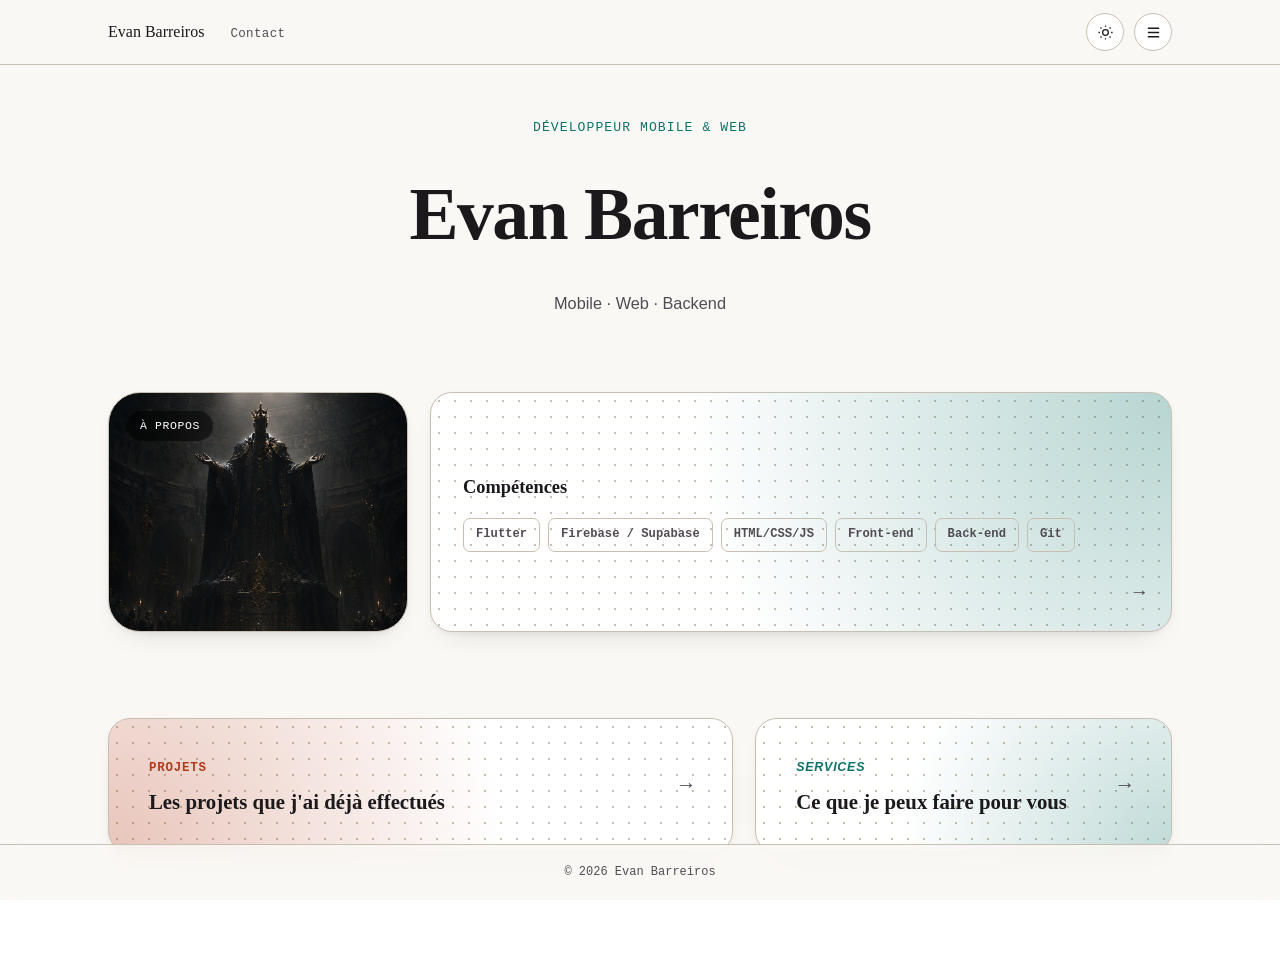
<file: index.html>
<!DOCTYPE html>
<html lang="fr">
<head>
<meta charset="UTF-8">
<meta name="viewport" content="width=device-width, initial-scale=1.0">
<title>Evan Barreiros - Développeur Flutter & Web</title>
<meta name="description" content="Portfolio d'Evan Barreiros, développeur mobile Flutter et web.">
<link rel="stylesheet" href="style.css">
</head>
<body>

<!-- Couche de fond fixe, seule a se retourner en plaques au changement de theme -->
<div class="page-bg" id="page-bg" aria-hidden="true"></div>

<!-- Barre du haut : nav a gauche, menu et theme a droite -->
<header class="topbar">
  <div class="wrap topbar-inner">
    <ul class="nav-left">
      <li><a href="index.html" class="brand">Evan Barreiros</a></li>
      <li><a href="contact.html" class="contact-link">Contact</a></li>
    </ul>
    <div class="topbar-right">
      <button class="icon-btn" id="theme-toggle" aria-label="Changer de thème">
        <svg viewBox="0 0 24 24" fill="none" stroke="currentColor" stroke-width="1.8"><circle cx="12" cy="12" r="4"/><path d="M12 2v2M12 20v2M4.9 4.9l1.4 1.4M17.7 17.7l1.4 1.4M2 12h2M20 12h2M4.9 19.1l1.4-1.4M17.7 6.3l1.4-1.4"/></svg>
      </button>
      <button class="icon-btn" id="menu-toggle" aria-label="Ouvrir le menu" aria-expanded="false">
        <svg viewBox="0 0 24 24" fill="none" stroke="currentColor" stroke-width="1.8"><path d="M4 6h16M4 12h16M4 18h16"/></svg>
      </button>
      <div class="menu-panel" id="menu-panel">
        <a href="about.html">À propos</a>
        <a href="skills.html">Compétences</a>
        <a href="projects.html">Projets</a>
        <a href="services.html">Services</a>
      </div>
    </div>
  </div>
</header>

<main class="wrap">

  <!-- Nom en grand -->
  <section class="hero-name">
    <span class="role">Développeur Mobile &amp; Web</span>
    <h1>Evan Barreiros</h1>
    <p>Mobile · Web · Backend</p>
  </section>

  <!-- Aperçu profil + competences -->
  <section class="overview-grid">
    <a href="about.html" class="card card-about">
      <span class="card-label">À propos</span>
    </a>

    <a href="skills.html" class="card card-skills">
      <h3>Compétences</h3>
      <div class="tag-row">
        <span class="tag">Flutter</span>
        <span class="tag">Firebase / Supabase</span>
        <span class="tag">HTML/CSS/JS</span>
        <span class="tag">Front-end</span>
        <span class="tag">Back-end</span>
        <span class="tag">Git</span>
      </div>
      <span class="corner-arrow">→</span>
    </a>
  </section>

  <!-- Projets + Services : meme famille de forme, tailles asymetriques -->
  <section class="proj-serv-grid">
    <a href="projects.html" class="strip">
      <div>
        <span class="label">Projets</span>
        <h3>Les projets que j'ai déjà effectués</h3>
      </div>
      <span class="arrow">→</span>
    </a>

    <a href="services.html" class="services-card">
      <div>
        <span class="label">Services</span>
        <h3>Ce que je peux faire pour vous</h3>
      </div>
      <span class="arrow">→</span>
    </a>
  </section>

</main>

<footer>© 2026 Evan Barreiros</footer>

<script src="script.js"></script>
<script src="index-physics.js"></script>
</body>
</html>
</file>
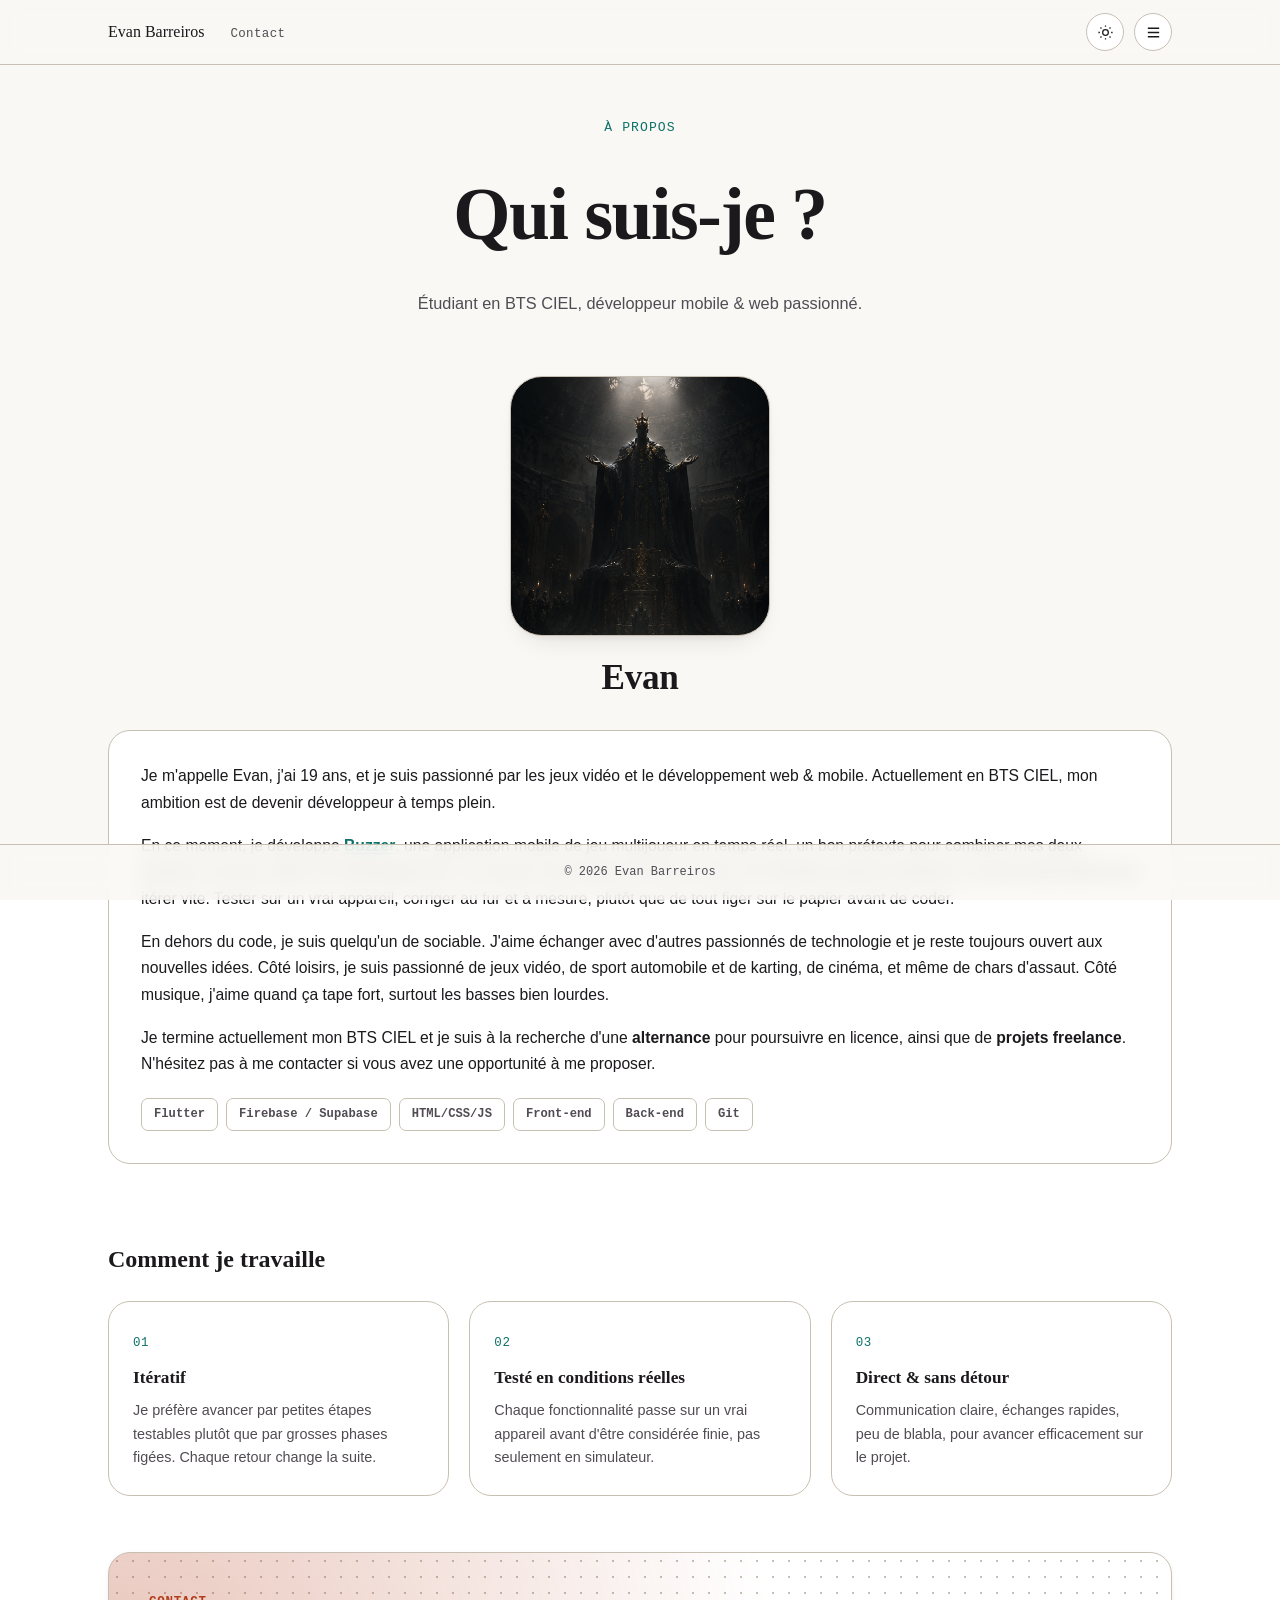
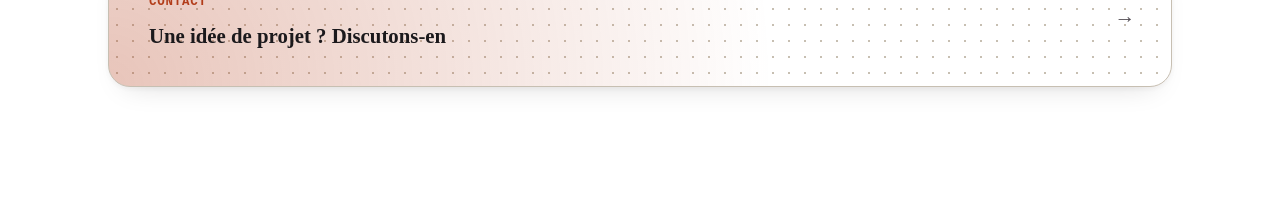
<file: about.html>
<!DOCTYPE html>
<html lang="fr">
<head>
<meta charset="UTF-8">
<meta name="viewport" content="width=device-width, initial-scale=1.0">
<title>À propos - Evan Barreiros</title>
<meta name="description" content="À propos d'Evan Barreiros, 19 ans, étudiant en BTS CIEL et développeur mobile Flutter et web.">
<meta property="og:type" content="website">
<meta property="og:title" content="À propos - Evan Barreiros">
<meta property="og:description" content="Développeur mobile &amp; web indépendant. Flutter, Firebase, Supabase.">
<meta property="og:image" content="Assets/images/og-preview.png">
<meta property="og:url" content="https://evanbarreiros.dev/about.html">
<meta name="twitter:card" content="summary_large_image">
<link rel="stylesheet" href="style.css">
<link rel="stylesheet" href="about.css">
</head>
<body>

<div class="page-bg" id="page-bg" aria-hidden="true"></div>

<header class="topbar">
  <div class="wrap topbar-inner">
    <ul class="nav-left">
      <li><a href="index.html" class="brand">Evan Barreiros</a></li>
      <li><a href="contact.html" class="contact-link">Contact</a></li>
    </ul>
    <div class="topbar-right">
      <button class="icon-btn" id="theme-toggle" aria-label="Changer de thème">
        <svg viewBox="0 0 24 24" fill="none" stroke="currentColor" stroke-width="1.8"><circle cx="12" cy="12" r="4"/><path d="M12 2v2M12 20v2M4.9 4.9l1.4 1.4M17.7 17.7l1.4 1.4M2 12h2M20 12h2M4.9 19.1l1.4-1.4M17.7 6.3l1.4-1.4"/></svg>
      </button>
      <button class="icon-btn" id="menu-toggle" aria-label="Ouvrir le menu" aria-expanded="false">
        <svg viewBox="0 0 24 24" fill="none" stroke="currentColor" stroke-width="1.8"><path d="M4 6h16M4 12h16M4 18h16"/></svg>
      </button>
      <div class="menu-panel" id="menu-panel">
        <a href="about.html">À propos</a>
        <a href="skills.html">Compétences</a>
        <a href="projects.html">Projets</a>
        <a href="services.html">Services</a>
      </div>
    </div>
  </div>
</header>

<main class="wrap">
  <section class="hero-name">
    <span class="role">À propos</span>
    <h1>Qui suis-je ?</h1>
    <p>Étudiant en BTS CIEL, développeur mobile &amp; web passionné.</p>
  </section>

  <!-- Photo carree centree, nom en legende en dessous -->
  <section class="about-wrap">
    <div class="card card-about about-photo"></div>
    <h2 class="about-name">Evan</h2>

    <div class="about-bio">
      <p>Je m'appelle Evan, j'ai 19 ans, et je suis passionné par les jeux vidéo et le développement web &amp; mobile. Actuellement en BTS CIEL, mon ambition est de devenir développeur à temps plein.</p>
      <p>En ce moment, je développe <a href="https://evanbarreiros.github.io/Buzze-Web/" target="_blank" rel="noopener" class="inline-link"><strong>Buzzer</strong></a>, une application mobile de jeu multijoueur en temps réel, un bon prétexte pour combiner mes deux passions, les jeux vidéo et le développement. Je conçois mes projets de bout en bout, de l'interface jusqu'au backend, et j'aime particulièrement itérer vite. Tester sur un vrai appareil, corriger au fur et à mesure, plutôt que de tout figer sur le papier avant de coder.</p>
      <p>En dehors du code, je suis quelqu'un de sociable. J'aime échanger avec d'autres passionnés de technologie et je reste toujours ouvert aux nouvelles idées. Côté loisirs, je suis passionné de jeux vidéo, de sport automobile et de karting, de cinéma, et même de chars d'assaut. Côté musique, j'aime quand ça tape fort, surtout les basses bien lourdes.</p>
      <p>Je termine actuellement mon BTS CIEL et je suis à la recherche d'une <strong>alternance</strong> pour poursuivre en licence, ainsi que de <strong>projets freelance</strong>. N'hésitez pas à me contacter si vous avez une opportunité à me proposer.</p>

      <div class="tag-row about-tags">
        <span class="tag">Flutter</span>
        <span class="tag">Firebase / Supabase</span>
        <span class="tag">HTML/CSS/JS</span>
        <span class="tag">Front-end</span>
        <span class="tag">Back-end</span>
        <span class="tag">Git</span>
      </div>
    </div>

  </section>

  <!-- Facon de travailler -->
  <section class="method-section">
    <h2>Comment je travaille</h2>
    <div class="method-grid">
      <div class="method-card reveal">
        <span class="method-index">01</span>
        <h3>Itératif</h3>
        <p>Je préfère avancer par petites étapes testables plutôt que par grosses phases figées. Chaque retour change la suite.</p>
      </div>
      <div class="method-card reveal">
        <span class="method-index">02</span>
        <h3>Testé en conditions réelles</h3>
        <p>Chaque fonctionnalité passe sur un vrai appareil avant d'être considérée finie, pas seulement en simulateur.</p>
      </div>
      <div class="method-card reveal">
        <span class="method-index">03</span>
        <h3>Direct &amp; sans détour</h3>
        <p>Communication claire, échanges rapides, peu de blabla, pour avancer efficacement sur le projet.</p>
      </div>
    </div>
  </section>

  <!-- CTA vers contact -->
  <section class="about-cta">
    <a href="contact.html" class="strip">
      <div>
        <span class="label">Contact</span>
        <h3>Une idée de projet ? Discutons-en</h3>
      </div>
      <span class="arrow">→</span>
    </a>
  </section>
</main>

<footer>© 2026 Evan Barreiros</footer>

<script src="script.js"></script>
<script src="about.js"></script>
</body>
</html>
</file>
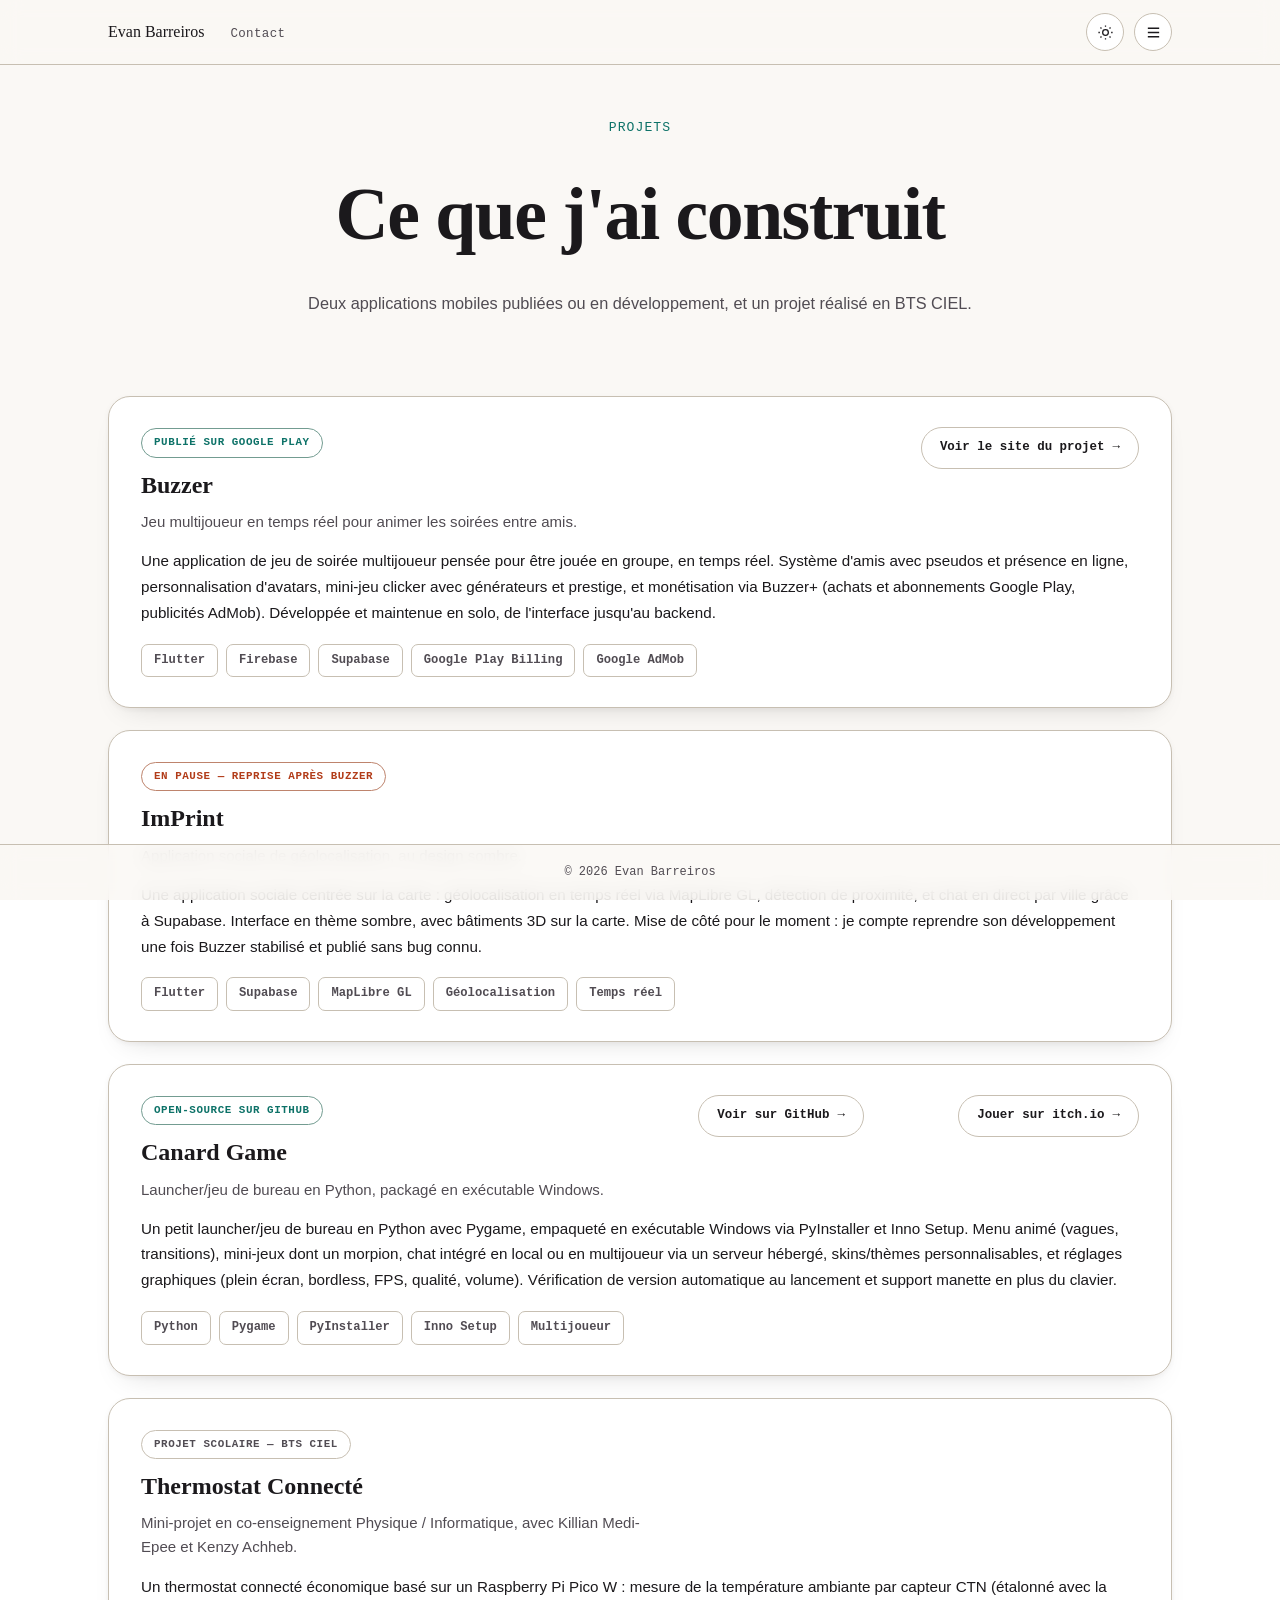
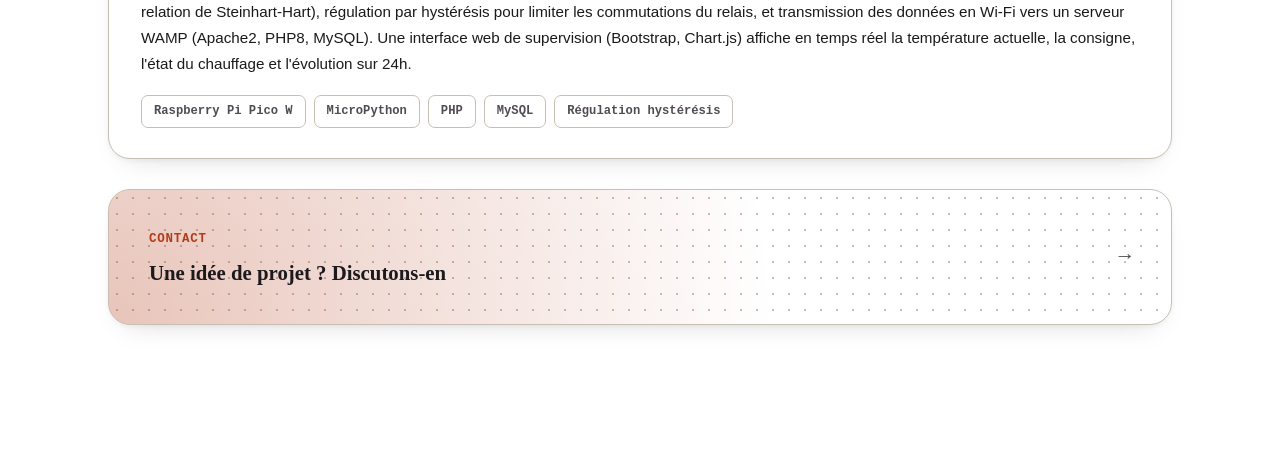
<file: projects.html>
<!DOCTYPE html>
<html lang="fr">
<head>
<meta charset="UTF-8">
<meta name="viewport" content="width=device-width, initial-scale=1.0">
<title>Projets - Evan Barreiros</title>
<meta name="description" content="Projets d'Evan Barreiros : Buzzer, ImPrint, et le thermostat connecté réalisé en BTS CIEL.">
<link rel="stylesheet" href="style.css">
<link rel="stylesheet" href="projects.css">
</head>
<body>

<div class="page-bg" id="page-bg" aria-hidden="true"></div>

<header class="topbar bh-section">
  <div class="wrap topbar-inner">
    <ul class="nav-left">
      <li><a href="index.html" class="brand walk-target">Evan Barreiros</a></li>
      <li><a href="contact.html" class="contact-link">Contact</a></li>
    </ul>
    <div class="topbar-right">
      <button class="icon-btn" id="theme-toggle" aria-label="Changer de thème">
        <svg viewBox="0 0 24 24" fill="none" stroke="currentColor" stroke-width="1.8"><circle cx="12" cy="12" r="4"/><path d="M12 2v2M12 20v2M4.9 4.9l1.4 1.4M17.7 17.7l1.4 1.4M2 12h2M20 12h2M4.9 19.1l1.4-1.4M17.7 6.3l1.4-1.4"/></svg>
      </button>
      <button class="icon-btn" id="menu-toggle" aria-label="Ouvrir le menu" aria-expanded="false">
        <svg viewBox="0 0 24 24" fill="none" stroke="currentColor" stroke-width="1.8"><path d="M4 6h16M4 12h16M4 18h16"/></svg>
      </button>
      <div class="menu-panel" id="menu-panel">
        <a href="about.html">À propos</a>
        <a href="skills.html">Compétences</a>
        <a href="projects.html" aria-current="page">Projets</a>
        <a href="services.html">Services</a>
      </div>
    </div>
  </div>
</header>

<main class="wrap">

  <section class="hero-name bh-section">
    <span class="role">Projets</span>
    <h1 class="walk-target">Ce que j'ai construit</h1>
    <p>Deux applications mobiles publiées ou en développement, et un projet réalisé en BTS CIEL.</p>
  </section>

  <section class="projects-list">

    <!-- Buzzer -->
    <article class="project-card walk-target bh-section">
      <div class="project-card-head">
        <div>
          <span class="project-status status-live">Publié sur Google Play</span>
          <h2>Buzzer</h2>
          <p class="project-tagline">Jeu multijoueur en temps réel pour animer les soirées entre amis.</p>
        </div>
        <a href="https://evanbarreiros.github.io/Buzze-Web/" target="_blank" rel="noopener" class="project-link">
          Voir le site du projet <span class="arrow">→</span>
        </a>
      </div>
      <p class="project-desc">
        Une application de jeu de soirée multijoueur pensée pour être jouée en groupe, en temps réel.
        Système d'amis avec pseudos et présence en ligne, personnalisation d'avatars, mini-jeu clicker
        avec générateurs et prestige, et monétisation via Buzzer+ (achats et abonnements Google Play,
        publicités AdMob). Développée et maintenue en solo, de l'interface jusqu'au backend.
      </p>
      <div class="tag-row">
        <span class="tag">Flutter</span>
        <span class="tag">Firebase</span>
        <span class="tag">Supabase</span>
        <span class="tag">Google Play Billing</span>
        <span class="tag">Google AdMob</span>
      </div>
    </article>

    <!-- ImPrint -->
    <article class="project-card walk-target bh-section">
      <div class="project-card-head">
        <div>
          <span class="project-status status-progress">En pause — reprise après Buzzer</span>
          <h2>ImPrint</h2>
          <p class="project-tagline">Application sociale de géolocalisation, au design sombre.</p>
        </div>
      </div>
      <p class="project-desc">
        Une application sociale centrée sur la carte : géolocalisation en temps réel via MapLibre GL,
        détection de proximité, et chat en direct par ville grâce à Supabase. Interface en thème sombre,
        avec bâtiments 3D sur la carte. Mise de côté pour le moment : je compte reprendre son
        développement une fois Buzzer stabilisé et publié sans bug connu.
      </p>
      <div class="tag-row">
        <span class="tag">Flutter</span>
        <span class="tag">Supabase</span>
        <span class="tag">MapLibre GL</span>
        <span class="tag">Géolocalisation</span>
        <span class="tag">Temps réel</span>
      </div>
    </article>

    <!-- Canard Game -->
    <article class="project-card walk-target bh-section">
      <div class="project-card-head">
        <div>
          <span class="project-status status-live">Open-source sur GitHub</span>
          <h2>Canard Game</h2>
          <p class="project-tagline">Launcher/jeu de bureau en Python, packagé en exécutable Windows.</p>
        </div>
        <a href="https://github.com/BleuDragonViolet/Canard-Game" target="_blank" rel="noopener" class="project-link">
          Voir sur GitHub <span class="arrow">→</span>
        </a>
        <a href="https://bleudragonviolet.itch.io/canard-game" target="_blank" rel="noopener" class="project-link">
          Jouer sur itch.io <span class="arrow">→</span>
        </a>
      </div>
      <p class="project-desc">
        Un petit launcher/jeu de bureau en Python avec Pygame, empaqueté en exécutable Windows via
        PyInstaller et Inno Setup. Menu animé (vagues, transitions), mini-jeux dont un morpion, chat
        intégré en local ou en multijoueur via un serveur hébergé, skins/thèmes personnalisables, et
        réglages graphiques (plein écran, bordless, FPS, qualité, volume). Vérification de version
        automatique au lancement et support manette en plus du clavier.
      </p>
      <div class="tag-row">
        <span class="tag">Python</span>
        <span class="tag">Pygame</span>
        <span class="tag">PyInstaller</span>
        <span class="tag">Inno Setup</span>
        <span class="tag">Multijoueur</span>
      </div>
    </article>

    <!-- Thermostat connecté -->
    <article class="project-card walk-target bh-section">
      <div class="project-card-head">
        <div>
          <span class="project-status status-school">Projet scolaire — BTS CIEL</span>
          <h2>Thermostat Connecté</h2>
          <p class="project-tagline">Mini-projet en co-enseignement Physique / Informatique, avec Killian Medi-Epee et Kenzy Achheb.</p>
        </div>
      </div>
      <p class="project-desc">
        Un thermostat connecté économique basé sur un Raspberry Pi Pico W : mesure de la température
        ambiante par capteur CTN (étalonné avec la relation de Steinhart-Hart), régulation par
        hystérésis pour limiter les commutations du relais, et transmission des données en Wi-Fi
        vers un serveur WAMP (Apache2, PHP8, MySQL). Une interface web de supervision (Bootstrap,
        Chart.js) affiche en temps réel la température actuelle, la consigne, l'état du chauffage
        et l'évolution sur 24h.
      </p>
      <div class="tag-row">
        <span class="tag">Raspberry Pi Pico W</span>
        <span class="tag">MicroPython</span>
        <span class="tag">PHP</span>
        <span class="tag">MySQL</span>
        <span class="tag">Régulation hystérésis</span>
      </div>
    </article>

  </section>

  <!-- CTA vers contact -->
  <section class="projects-cta bh-section">
    <a href="contact.html" class="strip">
      <div>
        <span class="label">Contact</span>
        <h3>Une idée de projet ? Discutons-en</h3>
      </div>
      <span class="arrow">→</span>
    </a>
  </section>

</main>

<footer class="walk-target bh-section">© 2026 Evan Barreiros</footer>

<script src="script.js"></script>
<script src="projects.js"></script>
<script src="projects-walker.js"></script>
</body>
</html>
</file>
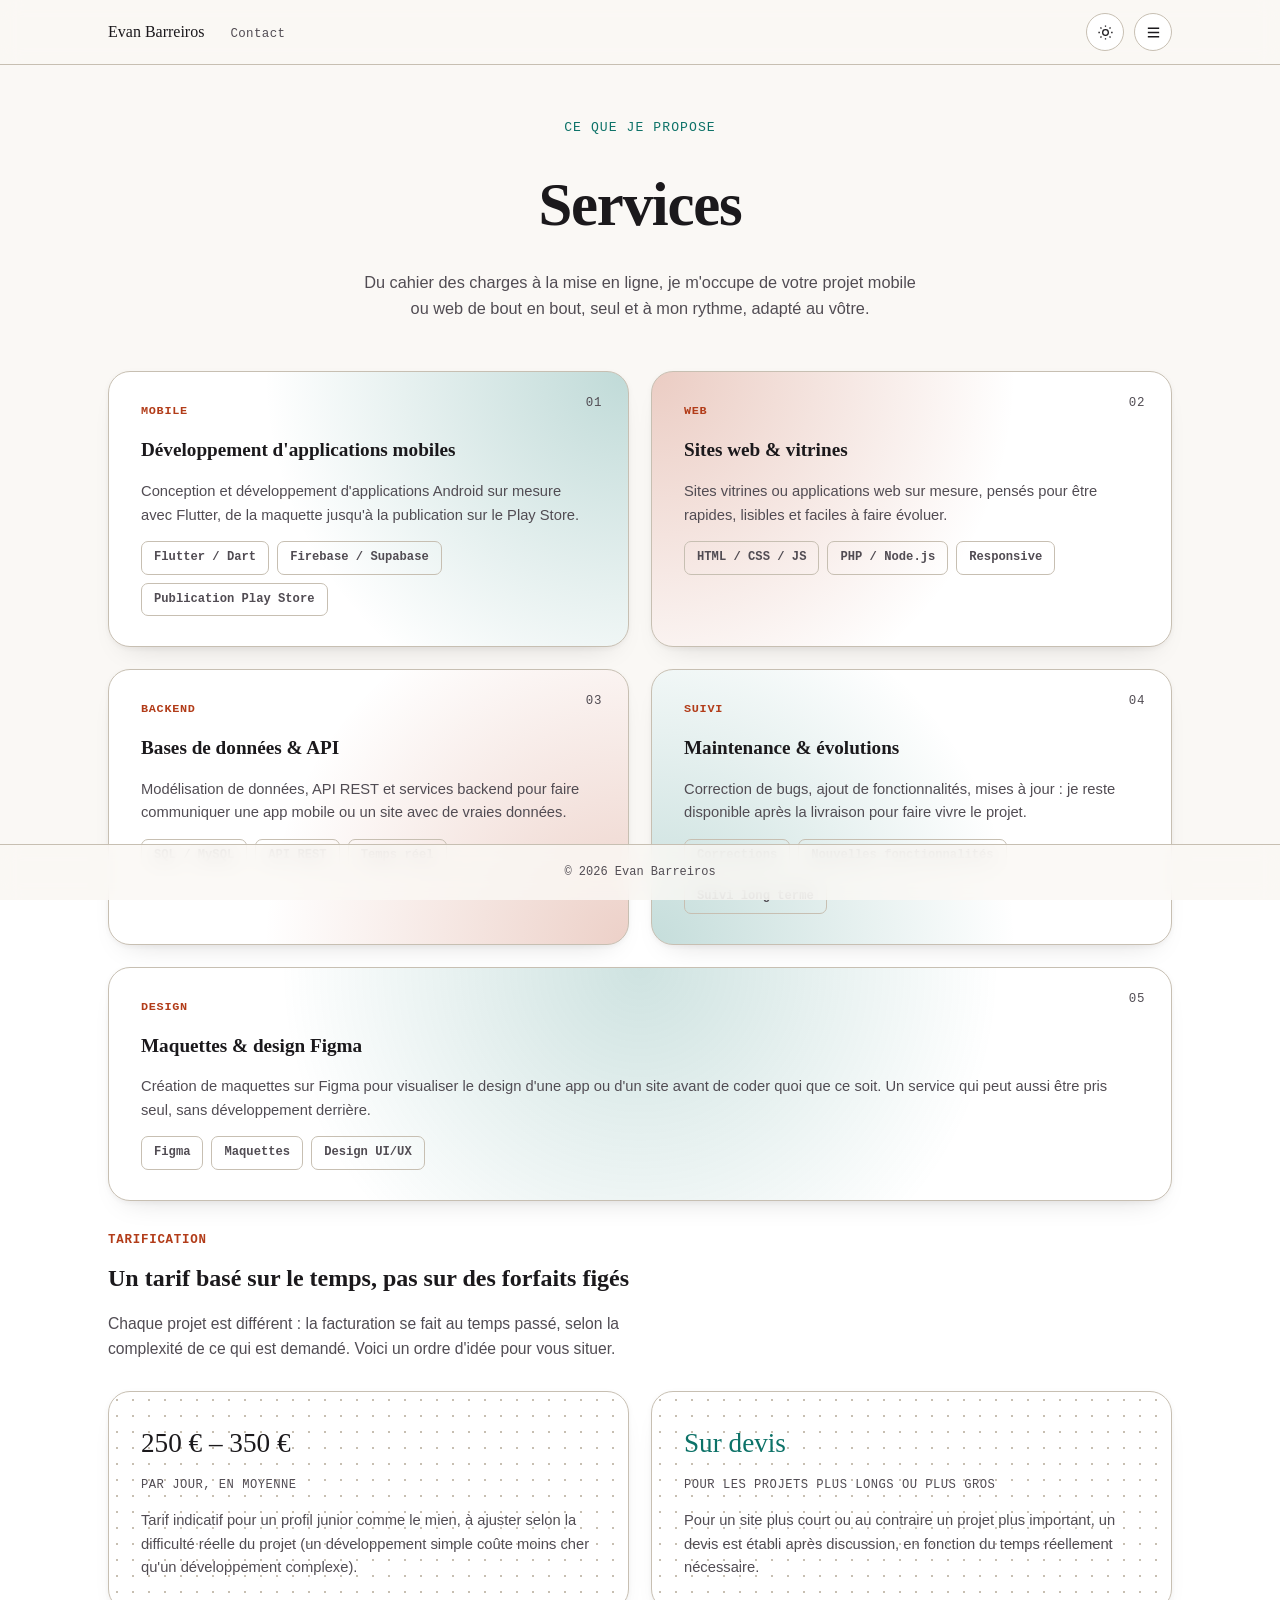
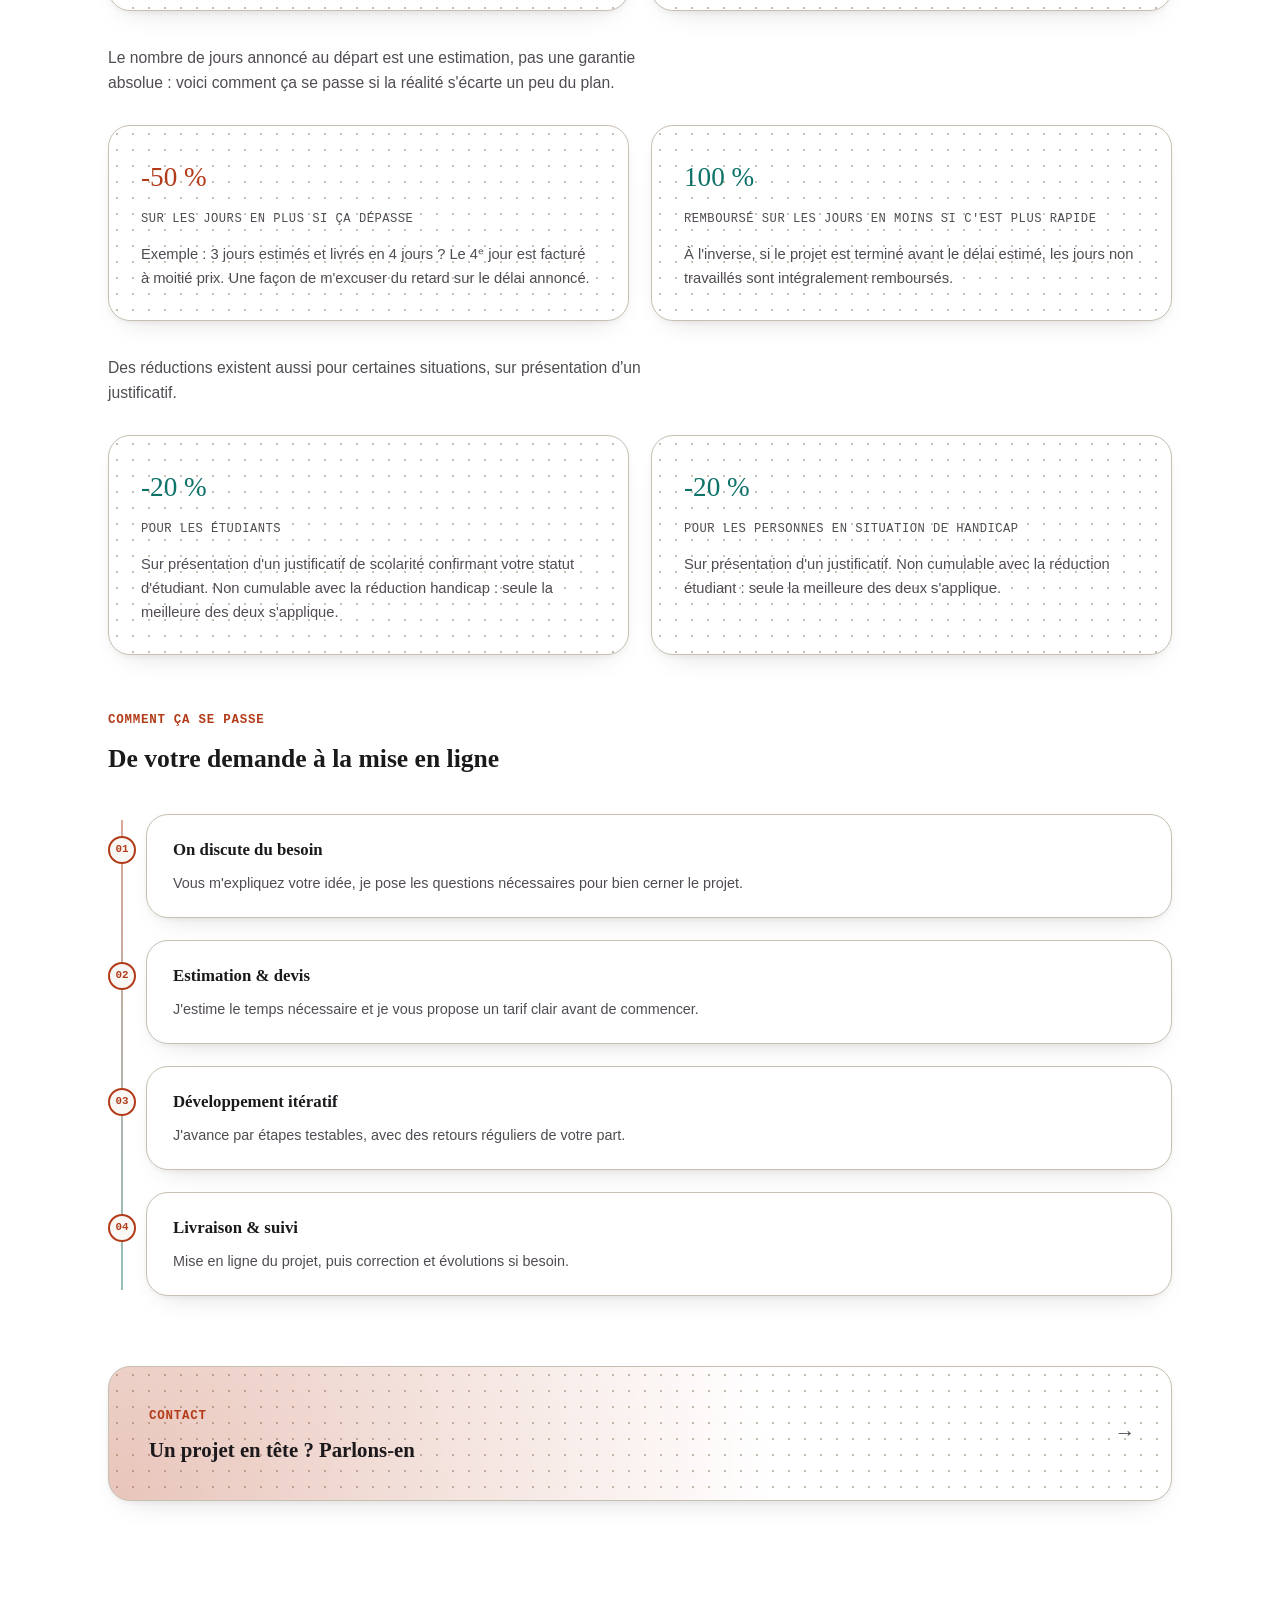
<file: services.html>
<!DOCTYPE html>
<html lang="fr">
<head>
<meta charset="UTF-8">
<meta name="viewport" content="width=device-width, initial-scale=1.0">
<title>Services - Evan Barreiros</title>
<meta name="description" content="Développement mobile, sites web et maintenance : les services proposés par Evan Barreiros, développeur Flutter et web indépendant.">
<link rel="stylesheet" href="style.css">
<link rel="stylesheet" href="services.css">
</head>
<body>

<!-- Couche de fond fixe, seule a se retourner en plaques au changement de theme -->
<div class="page-bg" id="page-bg" aria-hidden="true"></div>

<!-- Barre du haut : nav a gauche, menu et theme a droite -->
<header class="topbar">
  <div class="wrap topbar-inner">
    <ul class="nav-left">
      <li><a href="index.html" class="brand">Evan Barreiros</a></li>
      <li><a href="contact.html" class="contact-link">Contact</a></li>
    </ul>
    <div class="topbar-right">
      <button class="icon-btn" id="theme-toggle" aria-label="Changer de thème">
        <svg viewBox="0 0 24 24" fill="none" stroke="currentColor" stroke-width="1.8"><circle cx="12" cy="12" r="4"/><path d="M12 2v2M12 20v2M4.9 4.9l1.4 1.4M17.7 17.7l1.4 1.4M2 12h2M20 12h2M4.9 19.1l1.4-1.4M17.7 6.3l1.4-1.4"/></svg>
      </button>
      <button class="icon-btn" id="menu-toggle" aria-label="Ouvrir le menu" aria-expanded="false">
        <svg viewBox="0 0 24 24" fill="none" stroke="currentColor" stroke-width="1.8"><path d="M4 6h16M4 12h16M4 18h16"/></svg>
      </button>
      <div class="menu-panel" id="menu-panel">
        <a href="about.html">À propos</a>
        <a href="skills.html">Compétences</a>
        <a href="projects.html">Projets</a>
        <a href="services.html" aria-current="page">Services</a>
      </div>
    </div>
  </div>
</header>

<main class="wrap">

  <!-- Titre -->
  <section class="services-hero">
    <span class="role">Ce que je propose</span>
    <h1>Services</h1>
    <p>Du cahier des charges à la mise en ligne, je m'occupe de votre projet mobile ou web de bout en bout, seul et à mon rythme, adapté au vôtre.</p>
  </section>

  <!-- Grille des prestations -->
  <section class="service-grid">

    <div class="service-card service-card--a">
      <span class="svc-index">01</span>
      <span class="cat-label">Mobile</span>
      <h3>Développement d'applications mobiles</h3>
      <p class="cat-desc">Conception et développement d'applications Android sur mesure avec Flutter, de la maquette jusqu'à la publication sur le Play Store.</p>
      <div class="tag-row">
        <span class="tag">Flutter / Dart</span>
        <span class="tag">Firebase / Supabase</span>
        <span class="tag">Publication Play Store</span>
      </div>
    </div>

    <div class="service-card service-card--b">
      <span class="svc-index">02</span>
      <span class="cat-label">Web</span>
      <h3>Sites web &amp; vitrines</h3>
      <p class="cat-desc">Sites vitrines ou applications web sur mesure, pensés pour être rapides, lisibles et faciles à faire évoluer.</p>
      <div class="tag-row">
        <span class="tag">HTML / CSS / JS</span>
        <span class="tag">PHP / Node.js</span>
        <span class="tag">Responsive</span>
      </div>
    </div>

    <div class="service-card service-card--c">
      <span class="svc-index">03</span>
      <span class="cat-label">Backend</span>
      <h3>Bases de données &amp; API</h3>
      <p class="cat-desc">Modélisation de données, API REST et services backend pour faire communiquer une app mobile ou un site avec de vraies données.</p>
      <div class="tag-row">
        <span class="tag">SQL / MySQL</span>
        <span class="tag">API REST</span>
        <span class="tag">Temps réel</span>
      </div>
    </div>

    <div class="service-card service-card--d">
      <span class="svc-index">04</span>
      <span class="cat-label">Suivi</span>
      <h3>Maintenance &amp; évolutions</h3>
      <p class="cat-desc">Correction de bugs, ajout de fonctionnalités, mises à jour : je reste disponible après la livraison pour faire vivre le projet.</p>
      <div class="tag-row">
        <span class="tag">Corrections</span>
        <span class="tag">Nouvelles fonctionnalités</span>
        <span class="tag">Suivi long terme</span>
      </div>
    </div>

    <div class="service-card service-card--e">
      <span class="svc-index">05</span>
      <span class="cat-label">Design</span>
      <h3>Maquettes &amp; design Figma</h3>
      <p class="cat-desc">Création de maquettes sur Figma pour visualiser le design d'une app ou d'un site avant de coder quoi que ce soit. Un service qui peut aussi être pris seul, sans développement derrière.</p>
      <div class="tag-row">
        <span class="tag">Figma</span>
        <span class="tag">Maquettes</span>
        <span class="tag">Design UI/UX</span>
      </div>
    </div>

  </section>

  <!-- Tarification -->
  <section class="pricing-block">
    <span class="label">Tarification</span>
    <h2>Un tarif basé sur le temps, pas sur des forfaits figés</h2>
    <p class="pricing-intro">Chaque projet est différent : la facturation se fait au temps passé, selon la complexité de ce qui est demandé. Voici un ordre d'idée pour vous situer.</p>

    <div class="pricing-row">
      <div class="pricing-card">
        <span class="pricing-figure">250 € – 350 €</span>
        <span class="pricing-unit">par jour, en moyenne</span>
        <p>Tarif indicatif pour un profil junior comme le mien, à ajuster selon la difficulté réelle du projet (un développement simple coûte moins cher qu'un développement complexe).</p>
      </div>
      <div class="pricing-card pricing-card--quote">
        <span class="pricing-figure">Sur devis</span>
        <span class="pricing-unit">pour les projets plus longs ou plus gros</span>
        <p>Pour un site plus court ou au contraire un projet plus important, un devis est établi après discussion, en fonction du temps réellement nécessaire.</p>
      </div>
    </div>

    <p class="pricing-intro pricing-commitment-intro">Le nombre de jours annoncé au départ est une estimation, pas une garantie absolue : voici comment ça se passe si la réalité s'écarte un peu du plan.</p>

    <div class="pricing-row">
      <div class="pricing-card pricing-card--over">
        <span class="pricing-figure">-50 %</span>
        <span class="pricing-unit">sur les jours en plus si ça dépasse</span>
        <p>Exemple : 3 jours estimés et livrés en 4 jours ? Le 4ᵉ jour est facturé à moitié prix. Une façon de m'excuser du retard sur le délai annoncé.</p>
      </div>
      <div class="pricing-card pricing-card--under">
        <span class="pricing-figure">100 %</span>
        <span class="pricing-unit">remboursé sur les jours en moins si c'est plus rapide</span>
        <p>À l'inverse, si le projet est terminé avant le délai estimé, les jours non travaillés sont intégralement remboursés.</p>
      </div>
    </div>

    <p class="pricing-intro pricing-commitment-intro">Des réductions existent aussi pour certaines situations, sur présentation d'un justificatif.</p>

    <div class="pricing-row">
      <div class="pricing-card pricing-card--discount">
        <span class="pricing-figure">-20 %</span>
        <span class="pricing-unit">pour les étudiants</span>
        <p>Sur présentation d'un justificatif de scolarité confirmant votre statut d'étudiant. Non cumulable avec la réduction handicap : seule la meilleure des deux s'applique.</p>
      </div>
      <div class="pricing-card pricing-card--discount">
        <span class="pricing-figure">-20 %</span>
        <span class="pricing-unit">pour les personnes en situation de handicap</span>
        <p>Sur présentation d'un justificatif. Non cumulable avec la réduction étudiant : seule la meilleure des deux s'applique.</p>
      </div>
    </div>
  </section>

  <!-- Comment se passe une demande -->
  <section class="process">
    <span class="label">Comment ça se passe</span>
    <h2>De votre demande à la mise en ligne</h2>
    <div class="process-track">

      <div class="process-step">
        <span class="process-dot">01</span>
        <div class="service-card process-card">
          <h3>On discute du besoin</h3>
          <p>Vous m'expliquez votre idée, je pose les questions nécessaires pour bien cerner le projet.</p>
        </div>
      </div>

      <div class="process-step">
        <span class="process-dot">02</span>
        <div class="service-card process-card">
          <h3>Estimation &amp; devis</h3>
          <p>J'estime le temps nécessaire et je vous propose un tarif clair avant de commencer.</p>
        </div>
      </div>

      <div class="process-step">
        <span class="process-dot">03</span>
        <div class="service-card process-card">
          <h3>Développement itératif</h3>
          <p>J'avance par étapes testables, avec des retours réguliers de votre part.</p>
        </div>
      </div>

      <div class="process-step">
        <span class="process-dot">04</span>
        <div class="service-card process-card">
          <h3>Livraison &amp; suivi</h3>
          <p>Mise en ligne du projet, puis correction et évolutions si besoin.</p>
        </div>
      </div>

    </div>
  </section>

  <!-- CTA vers contact -->
  <section class="services-cta">
    <a href="contact.html" class="strip">
      <div>
        <span class="label">Contact</span>
        <h3>Un projet en tête ? Parlons-en</h3>
      </div>
      <span class="arrow">→</span>
    </a>
  </section>

</main>

<footer>© 2026 Evan Barreiros</footer>

<script src="services.js"></script>
</body>
</html>
</file>
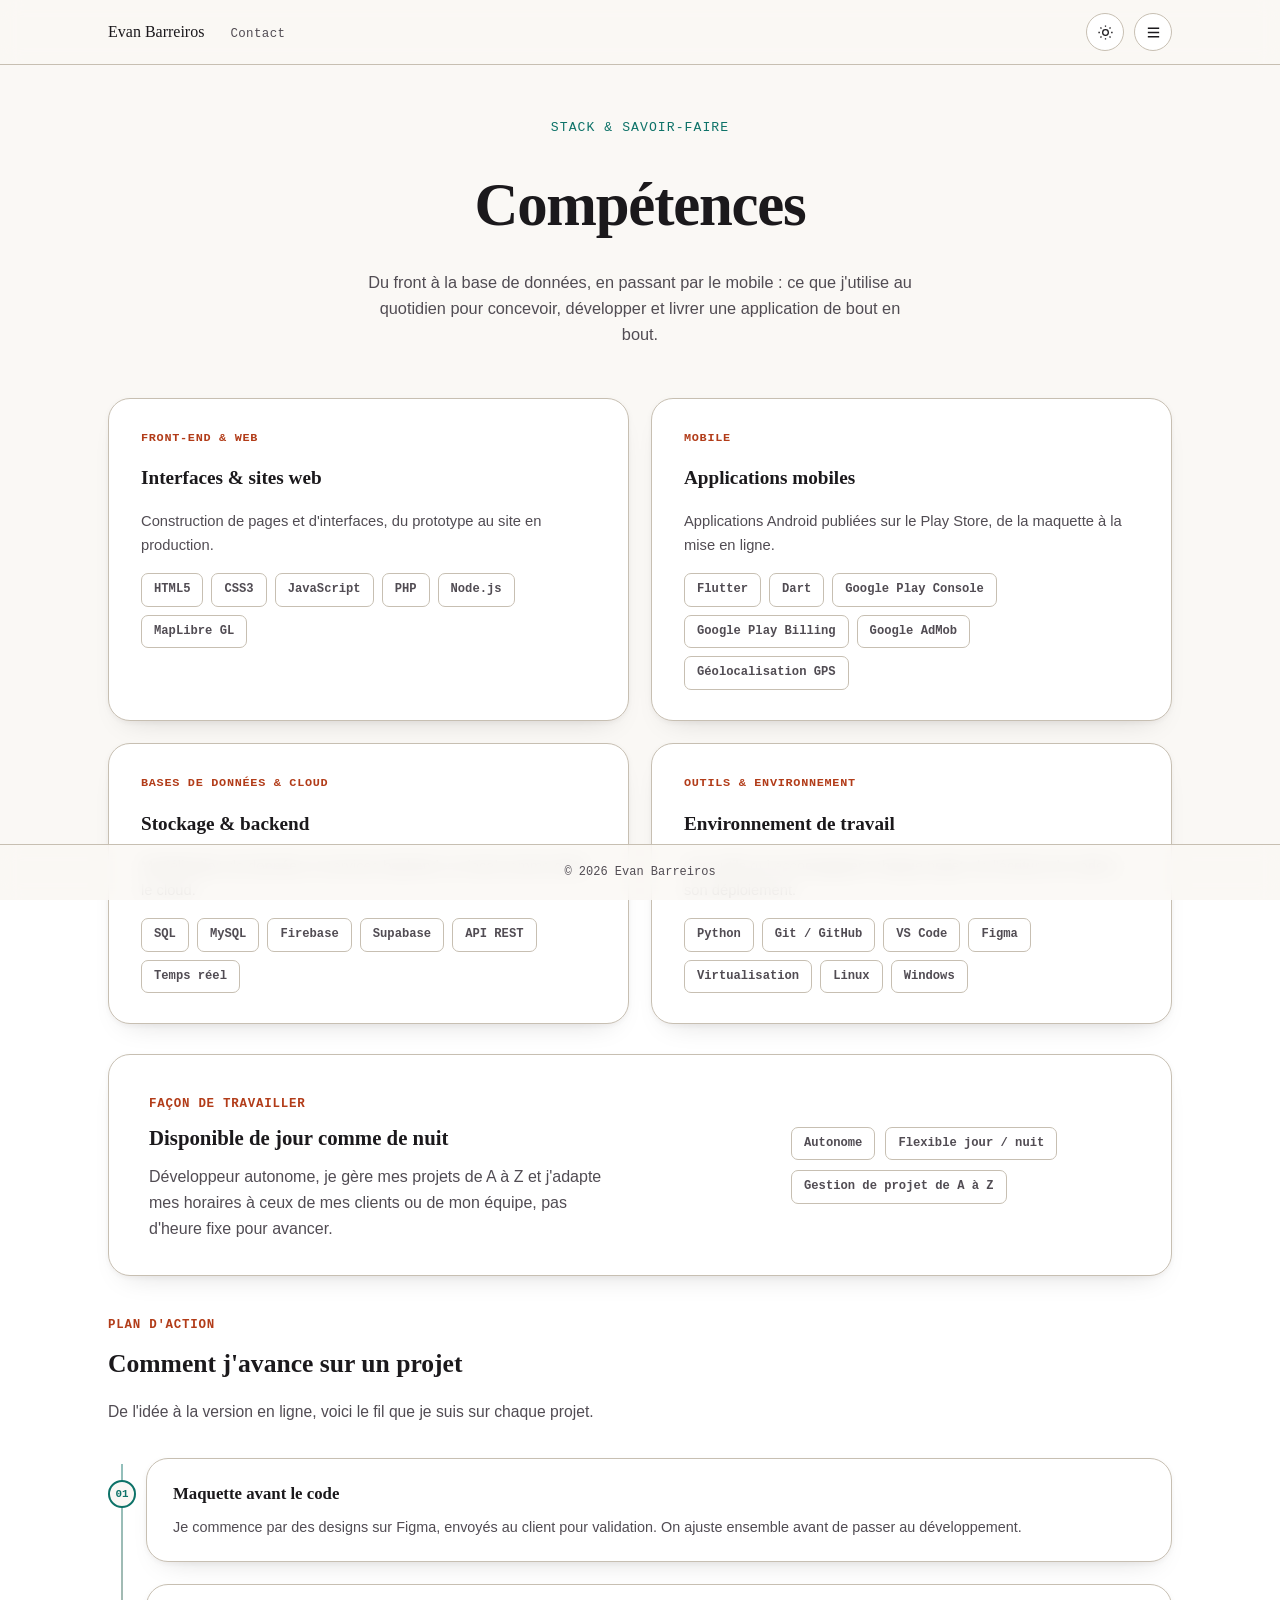
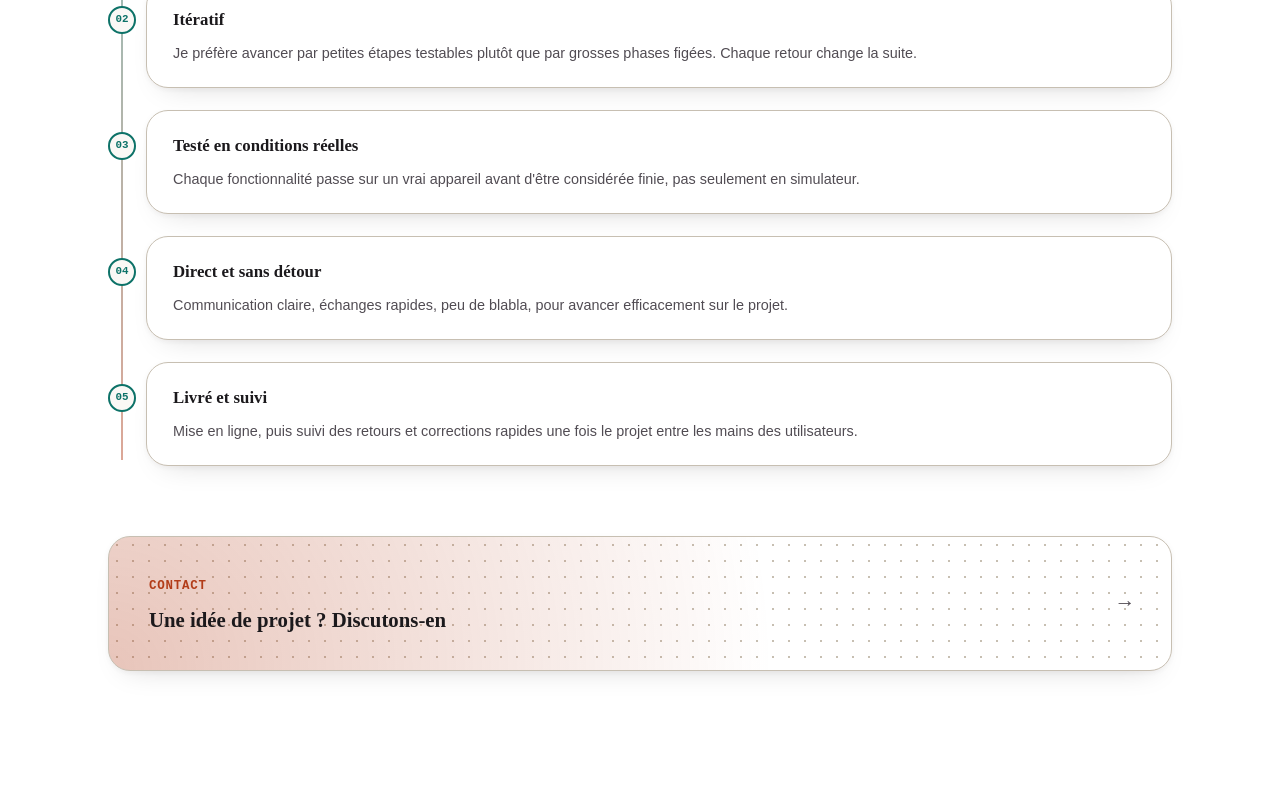
<file: skills.html>
<!DOCTYPE html>
<html lang="fr">
<head>
<meta charset="UTF-8">
<meta name="viewport" content="width=device-width, initial-scale=1.0">
<title>Compétences - Evan Barreiros</title>
<meta name="description" content="Stack technique et façon de travailler d'Evan Barreiros, développeur mobile Flutter et web.">
<link rel="stylesheet" href="style.css">
<link rel="stylesheet" href="skills.css">
<link rel="stylesheet" href="skills-circuit.css">
</head>
<body>

<!-- Couche de fond fixe, seule a se retourner en plaques au changement de theme -->
<div class="page-bg" id="page-bg" aria-hidden="true"></div>

<!-- Barre du haut : nav a gauche, menu et theme a droite -->
<header class="topbar">
  <div class="wrap topbar-inner">
    <ul class="nav-left">
      <li><a href="index.html" class="brand">Evan Barreiros</a></li>
      <li><a href="contact.html" class="contact-link">Contact</a></li>
    </ul>
    <div class="topbar-right">
      <button class="icon-btn" id="theme-toggle" aria-label="Changer de thème">
        <svg viewBox="0 0 24 24" fill="none" stroke="currentColor" stroke-width="1.8"><circle cx="12" cy="12" r="4"/><path d="M12 2v2M12 20v2M4.9 4.9l1.4 1.4M17.7 17.7l1.4 1.4M2 12h2M20 12h2M4.9 19.1l1.4-1.4M17.7 6.3l1.4-1.4"/></svg>
      </button>
      <button class="icon-btn" id="menu-toggle" aria-label="Ouvrir le menu" aria-expanded="false">
        <svg viewBox="0 0 24 24" fill="none" stroke="currentColor" stroke-width="1.8"><path d="M4 6h16M4 12h16M4 18h16"/></svg>
      </button>
      <div class="menu-panel" id="menu-panel">
        <a href="about.html">À propos</a>
        <a href="skills.html" aria-current="page">Compétences</a>
        <a href="projects.html">Projets</a>
        <a href="services.html">Services</a>
      </div>
    </div>
  </div>
</header>

<main class="wrap">

  <!-- Titre -->
  <section class="skills-hero">
    <span class="role">Stack &amp; savoir-faire</span>
    <h1>Compétences</h1>
    <p>Du front à la base de données, en passant par le mobile : ce que j'utilise au quotidien pour concevoir, développer et livrer une application de bout en bout.</p>
  </section>

  <!-- Grille de categories -->
  <section class="skill-grid">

    <div class="skill-card">
      <span class="cat-label">Front-end &amp; Web</span>
      <h3>Interfaces &amp; sites web</h3>
      <p class="cat-desc">Construction de pages et d'interfaces, du prototype au site en production.</p>
      <div class="tag-row">
        <span class="tag">HTML5</span>
        <span class="tag">CSS3</span>
        <span class="tag">JavaScript</span>
        <span class="tag">PHP</span>
        <span class="tag">Node.js</span>
        <span class="tag">MapLibre GL</span>
      </div>
    </div>

    <div class="skill-card">
      <span class="cat-label">Mobile</span>
      <h3>Applications mobiles</h3>
      <p class="cat-desc">Applications Android publiées sur le Play Store, de la maquette à la mise en ligne.</p>
      <div class="tag-row">
        <span class="tag">Flutter</span>
        <span class="tag">Dart</span>
        <span class="tag">Google Play Console</span>
        <span class="tag">Google Play Billing</span>
        <span class="tag">Google AdMob</span>
        <span class="tag">Géolocalisation GPS</span>
      </div>
    </div>

    <div class="skill-card">
      <span class="cat-label">Bases de données &amp; Cloud</span>
      <h3>Stockage &amp; backend</h3>
      <p class="cat-desc">Modélisation de données et services backend, en local comme dans le cloud.</p>
      <div class="tag-row">
        <span class="tag">SQL</span>
        <span class="tag">MySQL</span>
        <span class="tag">Firebase</span>
        <span class="tag">Supabase</span>
        <span class="tag">API REST</span>
        <span class="tag">Temps réel</span>
      </div>
    </div>

    <div class="skill-card">
      <span class="cat-label">Outils &amp; Environnement</span>
      <h3>Environnement de travail</h3>
      <p class="cat-desc">Les outils qui accompagnent chaque projet, de l'écriture du code à son déploiement.</p>
      <div class="tag-row">
        <span class="tag">Python</span>
        <span class="tag">Git / GitHub</span>
        <span class="tag">VS Code</span>
        <span class="tag">Figma</span>
        <span class="tag">Virtualisation</span>
        <span class="tag">Linux</span>
        <span class="tag">Windows</span>
      </div>
    </div>

  </section>

  <!-- Facon de travailler -->
  <section class="availability-strip">
    <div>
      <span class="label">Façon de travailler</span>
      <h3>Disponible de jour comme de nuit</h3>
      <p>Développeur autonome, je gère mes projets de A à Z et j'adapte mes horaires à ceux de mes clients ou de mon équipe, pas d'heure fixe pour avancer.</p>
    </div>
    <div class="availability-tags">
      <span class="tag">Autonome</span>
      <span class="tag">Flexible jour / nuit</span>
      <span class="tag">Gestion de projet de A à Z</span>
    </div>
  </section>

  <!-- Plan d'action : comment un projet avance concretement, etape par etape -->
  <section class="workflow">
    <span class="label">Plan d'action</span>
    <h2>Comment j'avance sur un projet</h2>
    <p class="workflow-intro">De l'idée à la version en ligne, voici le fil que je suis sur chaque projet.</p>
    <div class="workflow-track">

      <div class="workflow-step">
        <span class="workflow-dot">01</span>
        <div class="skill-card workflow-card">
          <h3>Maquette avant le code</h3>
          <p>Je commence par des designs sur Figma, envoyés au client pour validation. On ajuste ensemble avant de passer au développement.</p>
        </div>
      </div>

      <div class="workflow-step">
        <span class="workflow-dot">02</span>
        <div class="skill-card workflow-card">
          <h3>Itératif</h3>
          <p>Je préfère avancer par petites étapes testables plutôt que par grosses phases figées. Chaque retour change la suite.</p>
        </div>
      </div>

      <div class="workflow-step">
        <span class="workflow-dot">03</span>
        <div class="skill-card workflow-card">
          <h3>Testé en conditions réelles</h3>
          <p>Chaque fonctionnalité passe sur un vrai appareil avant d'être considérée finie, pas seulement en simulateur.</p>
        </div>
      </div>

      <div class="workflow-step">
        <span class="workflow-dot">04</span>
        <div class="skill-card workflow-card">
          <h3>Direct et sans détour</h3>
          <p>Communication claire, échanges rapides, peu de blabla, pour avancer efficacement sur le projet.</p>
        </div>
      </div>

      <div class="workflow-step">
        <span class="workflow-dot">05</span>
        <div class="skill-card workflow-card">
          <h3>Livré et suivi</h3>
          <p>Mise en ligne, puis suivi des retours et corrections rapides une fois le projet entre les mains des utilisateurs.</p>
        </div>
      </div>

    </div>
  </section>

  <!-- CTA vers contact -->
  <section class="skills-cta">
    <a href="contact.html" class="strip">
      <div>
        <span class="label">Contact</span>
        <h3>Une idée de projet ? Discutons-en</h3>
      </div>
      <span class="arrow">→</span>
    </a>
  </section>

</main>

<footer>© 2026 Evan Barreiros</footer>

<script src="skills.js"></script>
<script src="skills-circuit.js"></script>
</body>
</html>
</file>
<file: style.css>
/* Polices systeme uniquement : rien a telecharger, ca marche hors-ligne */
:root{
  --bg: #000000;
  --bg-card: #121212;
  --line: #262626;
  --text: #efeceA;
  --text-muted: #b3aeb6;
  --accent: #E3542E;
  --accent-2: #2EE6D6;
  --accent-btn: #b8391b;
  --radius-lg: 22px;
  --radius-md: 14px;

  --font-display: Georgia, 'Times New Roman', 'Palatino Linotype', serif;
  --font-body: -apple-system, BlinkMacSystemFont, 'Segoe UI', Roboto, Arial, sans-serif;
  --font-mono: 'Courier New', ui-monospace, Consolas, monospace;
}

/* Variante theme clair */
html[data-theme="light"]{
  --bg: #faf8f5;
  --bg-card: #ffffff;
  --line: #c7bfb2;
  --text: #1b191c;
  --text-muted: #514c53;
  --accent: #b23c19;
  --accent-2: #0d7268;
  --accent-btn: #b23c19;
}

/* En theme clair, les cartes ont besoin d'une ombre pour bien se detacher du fond */
html[data-theme="light"] .card,
html[data-theme="light"] .strip,
html[data-theme="light"] .services-card{
  box-shadow: 0 2px 6px rgba(30,20,10,0.05), 0 14px 30px -18px rgba(30,20,10,0.18);
}

*{ box-sizing:border-box; }
html{ scroll-behavior:smooth; }
/* Barre de scroll retiree visuellement : le contenu tient dans l'ecran,
   on ne veut plus jamais voir cette barre (garde le scroll fonctionnel
   en secours pour les tres petits ecrans, juste invisible). */
html, body{
  scrollbar-width:none;
  -ms-overflow-style:none;
}
html::-webkit-scrollbar, body::-webkit-scrollbar{ display:none; width:0; height:0; }
body{
  margin:0; color:var(--text);
  font-family:var(--font-body); line-height:1.6;
  transition: color .6s ease;
  /* espace reserve en bas = hauteur reelle du footer (calculee en JS),
     pour ne jamais laisser de vide en trop sous le contenu */
  padding-bottom: var(--footer-h, 55px);
}

/* Couche de fond fixe, derriere tout le contenu. Au changement de theme, le
   script y applique un clip-path en cercle (anime en JS) qui part du bouton
   theme et se propage jusqu'a couvrir tout l'ecran, pour reveler la nouvelle
   couleur. Hors animation, elle reste simplement pleine et statique. */
.page-bg{
  position:fixed; inset:0; z-index:-1; pointer-events:none;
  background: var(--bg);
}
@media (prefers-reduced-motion: reduce){
  .page-bg{ transition:none; }
}
h1,h2,h3{ font-family:var(--font-display); margin:0; }
a{ color:inherit; text-decoration:none; }
a:focus-visible, button:focus-visible{ outline:2px solid var(--accent-2); outline-offset:3px; }

.wrap{ max-width: 1120px; margin:0 auto; padding:0 28px; }

/* Barre du haut */
.topbar{
  position:sticky; top:0; z-index:60;
  background: color-mix(in srgb, var(--bg) 82%, transparent);
  backdrop-filter: blur(10px);
  border-bottom:1px solid var(--line);
  transition: background-color .6s ease, border-color .6s ease;
}
.topbar-inner{
  display:flex; align-items:center; justify-content:space-between; height:64px;
}
.nav-left{ display:flex; align-items:center; gap:26px; list-style:none; margin:0; padding:0; }
.nav-left a{
  font-family:var(--font-mono); font-size:0.78rem; letter-spacing:0.03em;
  color:var(--text-muted); transition:color .2s;
}
.nav-left a:hover{ color:var(--accent-2); }
.nav-left .brand{
  font-family:var(--font-display); font-size:1rem; letter-spacing:0; color:var(--text);
}
.nav-left .brand:hover{ color:var(--accent-2); }

@media (max-width:400px){
  .wrap{ padding:0 16px; }
  .nav-left{ gap:14px; }
  .nav-left .brand{ font-size:0.9rem; }
  .nav-left a{ font-size:0.72rem; }
  .topbar-right{ gap:6px; }
}

.topbar-right{ display:flex; align-items:center; gap:10px; position:relative; }

.icon-btn{
  width:38px; height:38px; border-radius:50%; border:1px solid var(--line);
  background:var(--bg-card); color:var(--text); cursor:pointer;
  display:flex; align-items:center; justify-content:center;
  transition: border-color .2s, background-color .6s ease, color .6s ease;
}
.icon-btn:hover{ border-color: var(--accent-2); }
.icon-btn svg{ width:17px; height:17px; }

/* Sous-menu du bouton menu, vide pour l'instant */
.menu-panel{
  position:absolute; top:52px; right:0; width:220px;
  background:var(--bg-card); border:1px solid var(--line); border-radius:var(--radius-md);
  padding:10px; display:none; box-shadow:0 18px 40px -14px rgba(0,0,0,0.5);
  transition: background-color .6s ease, border-color .6s ease;
}
.menu-panel.open{ display:block; }
.menu-panel a{
  display:block; font-family:var(--font-mono); font-size:0.82rem;
  color:var(--text); padding:11px 12px; border-radius:8px;
  transition: background-color .15s ease, color .15s ease;
}
.menu-panel a:hover{ background: color-mix(in srgb, var(--accent-2) 14%, transparent); color:var(--accent-2); }

/* Nom en grand, centre */
.hero-name{
  padding: 52px 0 34px; text-align:center;
}
.hero-name .role{
  font-family:var(--font-mono); font-size:0.82rem; color:var(--accent-2);
  letter-spacing:0.08em; text-transform:uppercase; margin-bottom:18px; display:block;
}
.hero-name h1{
  font-size: clamp(2.6rem, 7vw, 4.6rem); letter-spacing:-0.02em; font-weight:700;
}
.hero-name p{
  margin-top:16px; color:var(--text-muted); font-size:1.02rem;
}

/* Grille des deux aperçus : profil + competences */
.overview-grid{
  display:grid; grid-template-columns: 300px 1fr; gap:22px;
  padding: 26px 0 56px; align-items:stretch;
}
@media (max-width:780px){ .overview-grid{ grid-template-columns:1fr; } }

.card{
  background:var(--bg-card); border:1px solid var(--line);
  transition: transform .22s ease, border-color .22s ease, background-color .6s ease;
}
.card:hover{ transform: translateY(-4px); border-color: var(--accent-2); }

.card-about{
  position:relative;
  min-height: 240px;
  border-radius: 32px;
  background-color: var(--bg-card); /* s'affiche si l'image ne charge pas */
  background-image: url('Assets/images/Moi.png');
  background-size: cover;
  background-position: center;
  transition: background-color .6s ease, border-color .6s ease;
}
.card-label{
  position:absolute; top:18px; left:18px;
  font-family:var(--font-mono); font-size:0.72rem; letter-spacing:0.05em; text-transform:uppercase;
  color:#fff; background:rgba(0,0,0,0.5); padding:6px 13px; border-radius:999px;
  backdrop-filter: blur(4px);
}

.card-skills{
  position:relative;
  border-radius: var(--radius-lg);
  padding: 30px 32px;
  display:flex; flex-direction:column; justify-content:center; gap:16px;
}
.card-skills h3{ font-size:1.15rem; }
.corner-arrow{
  position:absolute; bottom:22px; right:26px;
  font-family:var(--font-mono); font-size:1.2rem; color:var(--text-muted);
}
.tag-row{ display:flex; flex-wrap:wrap; gap:8px; }
.tag{
  font-family:var(--font-mono); font-size:0.76rem; font-weight:600; color:var(--text-muted);
  border:1px solid var(--line); padding:6px 12px; border-radius:7px;
  transition: color .6s ease, border-color .6s ease;
}

/* Fond genere en CSS pour Competences / Projets / Services : un halo de couleur
   d'accent dans un coin + une fine grille de points, a la place d'une photo.
   S'adapte tout seul au theme (base sur --bg-card/--line) et reste coherent
   avec le cote "dev" du site (police mono, grille). Un coin different par
   carte pour bien les distinguer d'un coup d'oeil. */
.card-skills{
  background-color: var(--bg-card);
  background-image:
    radial-gradient(circle at 100% 0%, color-mix(in srgb, var(--accent-2) 30%, transparent), transparent 62%),
    radial-gradient(circle, var(--line) 1px, transparent 1.4px);
  background-size: auto, 16px 16px;
}
.strip{
  background-color: var(--bg-card);
  background-image:
    radial-gradient(circle at 0% 100%, color-mix(in srgb, var(--accent) 30%, transparent), transparent 62%),
    radial-gradient(circle, var(--line) 1px, transparent 1.4px);
  background-size: auto, 16px 16px;
}
.services-card{
  background-color: var(--bg-card);
  background-image:
    radial-gradient(circle at 100% 100%, color-mix(in srgb, var(--accent-2) 26%, transparent), transparent 62%),
    radial-gradient(circle, var(--line) 1px, transparent 1.4px);
  background-size: auto, 16px 16px;
}

/* Projets + Services : meme carte de base, un fanion de coin en miroir pour les distinguer */
.proj-serv-grid{
  display:grid; grid-template-columns: 1.5fr 1fr; gap:22px;
  margin: 30px 0 70px;
  align-items:stretch;
}
@media (max-width:780px){ .proj-serv-grid{ grid-template-columns:1fr; } }

.strip, .services-card{
  position:relative; overflow:hidden;
  padding: 34px 40px;
  border:1px solid var(--line); border-radius: var(--radius-lg);
  display:flex; align-items:center; justify-content:space-between; gap:20px; flex-wrap:wrap;
  transition: border-color .22s ease, background-color .6s ease;
}

.strip:hover, .services-card:hover{ border-color: var(--accent-2); }
.strip .label, .services-card .label{ font-family:var(--font-mono); font-size:0.78rem; font-weight:600; text-transform:uppercase; letter-spacing:0.06em; color: var(--accent); }
.services-card .label{ font-family:var(--font-body); font-style:italic; color: var(--accent-2); }
.strip h3, .services-card h3{ font-size:1.3rem; margin-top:6px; }
.strip .arrow, .services-card .arrow{ font-family:var(--font-mono); font-size:1.3rem; color:var(--text-muted); }

footer{
  position: fixed; left:0; right:0; bottom:0; z-index:60;
  padding:18px 0; text-align:center; color:var(--text-muted);
  font-family:var(--font-mono); font-size:0.75rem;
  background: color-mix(in srgb, var(--bg) 82%, transparent);
  backdrop-filter: blur(10px);
  border-top:1px solid var(--line);
  transition: color .6s ease, border-color .6s ease, background-color .6s ease;
}
</file>
<file: about.css>
/* Styles propres a la page A propos uniquement (pas charges sur les autres pages) */

.about-wrap {
  display: flex;
  flex-direction: column;
  align-items: center;
  gap: 14px;
  padding: 10px 0 56px;
}

.about-bio {
  position: relative;
  overflow: hidden;
  width: 100%;
  margin-top: 10px;
  background: var(--bg-card);
  border: 1px solid var(--line);
  border-radius: var(--radius-lg);
  padding: 32px;
  display: flex;
  flex-direction: column;
  gap: 16px;
  transition: background-color 1.6s ease, border-color .22s ease;
}

.about-bio::before{
  content:''; position:absolute; inset:0; pointer-events:none;
  background: radial-gradient(circle 160px at var(--mx, 50%) var(--my, 50%), color-mix(in srgb, var(--text) 8%, transparent), transparent 70%);
  opacity:0; transition: opacity .25s ease;
}
.about-bio:hover::before{ opacity:1; }

.about-photo {
  width: 260px;
  height: 260px;
  max-width: 100%;
  margin: 0 auto;
  min-height: 0;
  display: flex;
  align-items: center;
  justify-content: center;
  overflow: hidden;
}

@media (max-width:780px) {
  .about-photo {
    width: 200px;
    height: 200px;
  }
}

.about-name {
  font-family: var(--font-display);
  font-size: clamp(1.6rem, 4vw, 2.2rem);
  font-weight: 700;
  letter-spacing: -0.01em;
  color: var(--text);
  text-align: center;
  margin: 0;
}

.about-bio p {
  margin: 0;
  color: var(--text);
  font-size: 0.98rem;
  line-height: 1.7;
}

.about-bio .inline-link {
  color: var(--accent-2);
  text-decoration: underline;
  text-underline-offset: 2px;
  transition: opacity .2s ease;
}

.about-bio .inline-link:hover {
  opacity: 0.75;
}

.about-tags {
  margin-top: 4px;
}

/* Section "Comment je travaille" */
.method-section {
  padding: 20px 0 56px;
}

.method-section h2 {
  font-size: 1.5rem;
  margin-bottom: 22px;
}

.method-grid {
  display: grid;
  grid-template-columns: repeat(3, 1fr);
  gap: 20px;
}

@media (max-width:900px) {
  .method-grid {
    grid-template-columns: 1fr 1fr;
  }
}

@media (max-width:600px) {
  .method-grid {
    grid-template-columns: 1fr;
  }
}

.method-card {
  position: relative;
  overflow: hidden;
  background: var(--bg-card);
  border: 1px solid var(--line);
  border-radius: var(--radius-lg);
  padding: 26px 24px;
  transition: transform .22s ease, border-color .22s ease, background-color .6s ease,
              opacity .5s ease, translate .5s ease;
}

.method-card:hover {
  transform: translateY(-4px);
  border-color: var(--accent-2);
}

.method-card::before{
  content:''; position:absolute; inset:0; pointer-events:none;
  background: radial-gradient(circle 130px at var(--mx, 50%) var(--my, 50%), color-mix(in srgb, var(--text) 10%, transparent), transparent 70%);
  opacity:0; transition: opacity .25s ease;
}
.method-card:hover::before{ opacity:1; }

.method-index {
  font-family: var(--font-mono);
  font-size: 0.78rem;
  color: var(--accent-2);
  letter-spacing: 0.05em;
}

.method-card h3 {
  font-size: 1.08rem;
  margin: 10px 0 8px;
}

.method-card p {
  margin: 0;
  color: var(--text-muted);
  font-size: 0.9rem;
  line-height: 1.6;
}

/* Etat initial de la revelation au scroll, retire des l'entree dans le viewport (voir about.js) */
.method-card.reveal {
  opacity: 0;
  translate: 0 18px;
}

.method-card.reveal.in-view {
  opacity: 1;
  translate: 0 0;
}

@media (prefers-reduced-motion: reduce) {
  .method-card.reveal {
    opacity: 1;
    translate: 0 0;
  }
}

/* CTA de bas de page, reprend le style .strip existant */
.about-cta {
  padding: 0 0 70px;
}
</file>
<file: projects.css>
/* Styles propres a la page Projets (pas charges sur les autres pages) */

.projects-list{
  display:flex; flex-direction:column; gap:22px;
  padding: 30px 0 22px;
}

.project-card{
  position:relative; overflow:hidden;
  border:1px solid var(--line); border-radius: var(--radius-lg);
  background-color: var(--bg-card);
  padding: 30px 32px;
  transition: transform .22s ease, border-color .22s ease, background-color .6s ease;
}
.project-card:hover{ transform: translateY(-4px); border-color: var(--accent-2); }

.project-card::before{
  content:''; position:absolute; inset:0; pointer-events:none;
  background: radial-gradient(circle 160px at var(--mx, 50%) var(--my, 50%), color-mix(in srgb, var(--text) 8%, transparent), transparent 70%);
  opacity:0; transition: opacity .25s ease;
}
.project-card:hover::before{ opacity:1; }

html[data-theme="light"] .project-card{
  box-shadow: 0 2px 6px rgba(30,20,10,0.05), 0 14px 30px -18px rgba(30,20,10,0.18);
}

.project-card-head{
  display:flex; flex-wrap:wrap; align-items:flex-start; justify-content:space-between; gap:16px;
  margin-bottom: 14px;
}

.project-card h2{ font-size:1.5rem; margin: 8px 0 6px; }
.project-tagline{ color:var(--text-muted); font-size:0.94rem; margin:0; max-width:520px; }

.project-status{
  display:inline-block;
  font-family:var(--font-mono); font-size:0.68rem; font-weight:600; text-transform:uppercase;
  letter-spacing:0.05em; padding:5px 12px; border-radius:999px;
  border:1px solid var(--line);
}
.status-live{ color: var(--accent-2); border-color: color-mix(in srgb, var(--accent-2) 45%, var(--line)); }
.status-progress{ color: var(--accent); border-color: color-mix(in srgb, var(--accent) 45%, var(--line)); }
.status-school{ color: var(--text-muted); }

.project-link{
  flex-shrink:0;
  display:inline-flex; align-items:center; gap:8px;
  font-family:var(--font-mono); font-size:0.78rem; font-weight:600;
  color: var(--text); border:1px solid var(--line); border-radius:999px;
  padding: 10px 18px;
  transition: border-color .2s ease, color .2s ease;
}
.project-link:hover{ border-color: var(--accent-2); color: var(--accent-2); }
.project-link .arrow{ font-family:var(--font-mono); }

.project-desc{
  color:var(--text); font-size:0.95rem; line-height:1.7; margin: 0 0 18px;
}

.projects-cta{
  padding: 8px 0 70px;
}

/* ===========================================================
   Easter egg "trou noir" — clic maintenu 2s sur un élément marqué
   .walk-target : un trou noir s'ouvre au centre de l'écran et
   aspire TOUTE la page, section par section (.bh-section), puis
   après un instant un second trou noir rouvre et recrache tout,
   dans l'ordre, pour remettre la page comme avant.
   =========================================================== */

/* L'élément réel (pas un clone) qui vole vers/depuis le trou noir. Sa
   position:fixed et ses coordonnées sont posées en style inline par le
   JS ; cette classe ne gère que le comportement d'animation. */
.bh-flying{
  pointer-events: none;
  transition: none !important;
  animation: none;
  transform-origin: 50% 50%;
  will-change: transform, opacity;
  backface-visibility: hidden;
}
.bh-flying.bh-sucking{
  animation: bh-suck .75s cubic-bezier(.6,.05,.85,.35) forwards;
}
.bh-flying.bh-spit{
  animation: bh-spit .7s cubic-bezier(.16,1,.3,1) forwards;
}
/* Chemin en spirale : plusieurs points de passage combinant rotation
   croissante et rapprochement progressif du centre, pour une vraie
   sensation d'attraction plutôt qu'un simple aller en ligne droite.
   Uniquement transform/opacity (pas de filter) : léger pour le
   navigateur, donc le texte et le fond restent parfaitement synchros
   même sur un gros bloc plein de texte. */
@keyframes bh-suck{
  0%{ transform: translate(0,0) scale(1) rotate(0deg); opacity: 1; }
  25%{ transform: translate(calc(var(--dx) * .08), calc(var(--dy) * .08)) scale(.92) rotate(35deg); opacity: 1; }
  55%{ transform: translate(calc(var(--dx) * .38), calc(var(--dy) * .38)) scale(.58) rotate(150deg); opacity: .9; }
  80%{ transform: translate(calc(var(--dx) * .74), calc(var(--dy) * .74)) scale(.26) rotate(280deg); opacity: .5; }
  100%{ transform: translate(var(--dx), var(--dy)) scale(0) rotate(420deg); opacity: 0; }
}
@keyframes bh-spit{
  0%{ transform: translate(var(--dx), var(--dy)) scale(0) rotate(-420deg); opacity: 0; }
  20%{ transform: translate(calc(var(--dx) * .74), calc(var(--dy) * .74)) scale(.26) rotate(-280deg); opacity: .5; }
  45%{ transform: translate(calc(var(--dx) * .38), calc(var(--dy) * .38)) scale(.62) rotate(-140deg); opacity: .95; }
  75%{ transform: translate(calc(var(--dx) * .08), calc(var(--dy) * .08)) scale(1.06) rotate(-20deg); opacity: 1; }
  100%{ transform: translate(0,0) scale(1) rotate(0deg); opacity: 1; }
}

/* Le trou noir lui-même : halo ambré diffus, disque d'accrétion
   qui tourne, anneau lumineux courbé autour du cœur, poussière et
   filaments qui orbitent — posé au centre de l'écran. */
.black-hole{
  position: fixed;
  left: var(--hole-x);
  top: var(--hole-y);
  width: var(--hole-size);
  height: var(--hole-size);
  margin-left: calc(var(--hole-size) / -2);
  margin-top: calc(var(--hole-size) / -2);
  pointer-events: none;
  z-index: 9998;
  transform: scale(0);
  opacity: 0;
  will-change: transform, opacity;
}
.black-hole.hole-opening{ animation: hole-open .6s cubic-bezier(.3,1.45,.55,1) forwards; }
.black-hole.hole-closing{ animation: hole-close .45s ease-in forwards; }
@keyframes hole-open{
  0%{ transform: scale(0); opacity: 0; }
  65%{ transform: scale(1.08); opacity: 1; }
  100%{ transform: scale(1); opacity: 1; }
}
@keyframes hole-close{
  0%{ transform: scale(1); opacity: 1; }
  100%{ transform: scale(0); opacity: 0; }
}

.hole-glow{
  position: absolute; inset: -75%;
  border-radius: 50%;
  background: radial-gradient(circle at 50% 50%,
    rgba(255,196,130,.55) 0%,
    rgba(255,150,70,.3) 28%,
    rgba(90,45,20,.14) 52%,
    transparent 75%);
  filter: blur(16px);
  animation: hole-glow-pulse 3.4s ease-in-out infinite;
}
@keyframes hole-glow-pulse{
  0%, 100%{ opacity: .85; }
  50%{ opacity: 1; }
}

.hole-disk{
  position: absolute; inset: -38%;
  border-radius: 50%;
  background: conic-gradient(from 0deg,
    transparent 0deg,
    rgba(255,224,175,.95) 16deg,
    rgba(255,150,60,.8) 42deg,
    rgba(110,55,20,.18) 85deg,
    transparent 135deg,
    transparent 225deg,
    rgba(255,190,110,.6) 268deg,
    rgba(255,235,195,.95) 296deg,
    transparent 335deg,
    transparent 360deg);
  transform: scaleY(.4) rotate(-10deg);
  filter: blur(2px);
  mix-blend-mode: screen;
  animation: hole-disk-spin 6.5s linear infinite;
}
@keyframes hole-disk-spin{
  to{ transform: scaleY(.4) rotate(350deg); }
}

.hole-ring{
  position: absolute; inset: 6%;
  border-radius: 50%;
  background: radial-gradient(circle at 50% 50%,
    transparent 60%,
    rgba(255,228,185,.95) 67%,
    rgba(255,175,105,.5) 74%,
    transparent 83%);
  filter: blur(1.5px);
  mix-blend-mode: screen;
}

.black-hole-core{
  position: absolute; inset: 17%;
  border-radius: 50%;
  background:
    radial-gradient(circle at 36% 30%, rgba(255,255,255,.14), transparent 42%),
    radial-gradient(circle at 50% 50%, #030303 0%, #000 62%, #000 100%);
  box-shadow: 0 0 30px 6px rgba(0,0,0,.7);
}

.hole-orbit{
  position: absolute; inset: 0;
  animation: hole-spin 2.8s linear infinite;
}
.hole-spark{
  position: absolute; top: 50%; left: 50%;
  width: var(--s, 3px); height: var(--s, 3px);
  margin-left: calc(var(--s, 3px) / -2);
  margin-top: calc(var(--s, 3px) / -2);
  border-radius: 50%;
  background: #ffdcae;
  box-shadow: 0 0 6px 1px rgba(255,190,110,.85);
  transform: rotate(var(--a)) translateX(var(--r));
  opacity: .85;
}
.hole-streak{
  position: absolute; top: 50%; left: 50%;
  width: 1.5px; height: var(--len, 26px);
  margin-left: -.75px;
  transform-origin: 50% 0%;
  transform: rotate(var(--a)) translateY(var(--r));
  background: linear-gradient(to bottom, rgba(255,214,160,0), rgba(255,214,160,.7));
  opacity: .55;
}
@keyframes hole-spin{
  to{ transform: rotate(360deg); }
}

@media (prefers-reduced-motion: reduce){
  .bh-flying.bh-sucking, .bh-flying.bh-spit,
  .black-hole.hole-opening, .black-hole.hole-closing,
  .hole-orbit, .hole-disk, .hole-glow{
    animation: none !important;
  }
}
</file>
<file: services.css>
/* ---------------------------------------------------------------- */
/* Styles propres a la page Services (services.html)                 */
/* A charger APRES style.css : reutilise les variables de theme       */
/* (--bg, --bg-card, --line, --accent, --accent-2, --font-*, etc.)    */
/* ---------------------------------------------------------------- */

.services-hero {
  padding: 52px 0 10px;
  text-align: center;
}

.services-hero .role {
  font-family: var(--font-mono);
  font-size: 0.82rem;
  color: var(--accent-2);
  letter-spacing: 0.08em;
  text-transform: uppercase;
  margin-bottom: 18px;
  display: block;
}

.services-hero h1 {
  font-size: clamp(2.4rem, 6vw, 3.8rem);
  letter-spacing: -0.02em;
  font-weight: 700;
}

.services-hero p {
  margin: 16px auto 0;
  max-width: 560px;
  color: var(--text-muted);
  font-size: 1.02rem;
}

/* Grille des 4 prestations : meme carte de base que skill-card, avec un
   numero d'ordre en haut a droite et un halo de couleur different par
   carte (coin different a chaque fois) pour bien les distinguer. */
.service-grid {
  display: grid;
  grid-template-columns: 1fr 1fr;
  gap: 22px;
  padding: 40px 0 22px;
}

@media (max-width:780px) {
  .service-grid {
    grid-template-columns: 1fr;
  }
}

.service-card {
  position: relative;
  overflow: hidden;
  border-radius: var(--radius-lg);
  border: 1px solid var(--line);
  background-color: var(--bg-card);
  padding: 30px 32px;
  display: flex;
  flex-direction: column;
  gap: 14px;
  transition: transform .22s ease, border-color .22s ease, background-color .6s ease;
}

.service-card:hover {
  transform: translateY(-4px);
  border-color: var(--accent-2);
}

.service-card::before {
  content: '';
  position: absolute;
  inset: 0;
  pointer-events: none;
  background: radial-gradient(circle 130px at var(--mx, 50%) var(--my, 50%), color-mix(in srgb, var(--text) 10%, transparent), transparent 70%);
  opacity: 0;
  transition: opacity .25s ease;
}

.service-card:hover::before {
  opacity: 1;
}

.service-card--a { background-image: radial-gradient(circle at 100% 0%, color-mix(in srgb, var(--accent-2) 26%, transparent), transparent 62%); }
.service-card--b { background-image: radial-gradient(circle at 0% 0%, color-mix(in srgb, var(--accent) 26%, transparent), transparent 62%); }
.service-card--c { background-image: radial-gradient(circle at 100% 100%, color-mix(in srgb, var(--accent) 24%, transparent), transparent 62%); }
.service-card--d { background-image: radial-gradient(circle at 0% 100%, color-mix(in srgb, var(--accent-2) 24%, transparent), transparent 62%); }
.service-card--e { background-image: radial-gradient(circle at 50% 0%, color-mix(in srgb, var(--accent-2) 20%, transparent), transparent 62%); }

@media (min-width:781px) {
  .service-card--e { grid-column: 1 / -1; }
}

.svc-index {
  position: absolute;
  top: 22px;
  right: 26px;
  font-family: var(--font-mono);
  font-size: 0.78rem;
  color: var(--text-muted);
  letter-spacing: 0.05em;
}

.service-card .cat-label {
  font-family: var(--font-mono);
  font-size: 0.74rem;
  font-weight: 600;
  text-transform: uppercase;
  letter-spacing: 0.06em;
  color: var(--accent);
}

.service-card h3 {
  font-size: 1.2rem;
  padding-right: 30px;
}

.service-card .cat-desc {
  color: var(--text-muted);
  font-size: 0.92rem;
  margin: 0;
}

html[data-theme="light"] .service-card {
  box-shadow: 0 2px 6px rgba(30, 20, 10, 0.05), 0 14px 30px -18px rgba(30, 20, 10, 0.18);
}

/* Tarification */
.pricing-block {
  margin: 8px 0 56px;
}

.pricing-block > .label {
  font-family: var(--font-mono);
  font-size: 0.78rem;
  font-weight: 600;
  text-transform: uppercase;
  letter-spacing: 0.06em;
  color: var(--accent);
  display: block;
  margin-bottom: 8px;
}

.pricing-block h2 {
  font-size: 1.5rem;
  max-width: 640px;
}

.pricing-intro {
  color: var(--text-muted);
  max-width: 580px;
  margin: 14px 0 30px;
  font-size: 0.98rem;
}

.pricing-row {
  display: grid;
  grid-template-columns: 1fr 1fr;
  gap: 22px;
}

@media (max-width:780px) {
  .pricing-row {
    grid-template-columns: 1fr;
  }
}

.pricing-card {
  position: relative;
  overflow: hidden;
  border: 1px solid var(--line);
  border-radius: var(--radius-lg);
  background-color: var(--bg-card);
  background-image: radial-gradient(circle, var(--line) 1px, transparent 1.4px);
  background-size: 16px 16px;
  padding: 30px 32px;
  display: flex;
  flex-direction: column;
  gap: 10px;
  transition: border-color .22s ease, background-color .6s ease;
}

.pricing-card:hover {
  border-color: var(--accent-2);
}

.pricing-card p {
  color: var(--text-muted);
  font-size: 0.92rem;
  margin: 4px 0 0;
}

.pricing-figure {
  font-family: var(--font-display);
  font-size: 1.7rem;
  color: var(--text);
}

.pricing-card--quote .pricing-figure {
  color: var(--accent-2);
}

.pricing-commitment-intro {
  margin-top: 34px;
  margin-bottom: 30px;
}

.pricing-card--over .pricing-figure {
  color: var(--accent);
}

.pricing-card--under .pricing-figure {
  color: var(--accent-2);
}

.pricing-card--discount .pricing-figure {
  color: var(--accent-2);
}

.pricing-unit {
  font-family: var(--font-mono);
  font-size: 0.76rem;
  color: var(--text-muted);
  text-transform: uppercase;
  letter-spacing: 0.04em;
}

html[data-theme="light"] .pricing-card {
  box-shadow: 0 2px 6px rgba(30, 20, 10, 0.05), 0 14px 30px -18px rgba(30, 20, 10, 0.18);
}

/* Deroulement d'une demande : meme logique de timeline que le plan d'action
   de skills.html, avec ses propres noms de classes (process-*). */
.process {
  margin: 0 0 70px;
}

.process > .label {
  font-family: var(--font-mono);
  font-size: 0.78rem;
  font-weight: 600;
  text-transform: uppercase;
  letter-spacing: 0.06em;
  color: var(--accent);
  display: block;
  margin-bottom: 8px;
}

.process h2 {
  font-size: 1.6rem;
  margin-bottom: 34px;
}

.process-track {
  position: relative;
  padding-left: 38px;
}

.process-track::before {
  content: '';
  position: absolute;
  left: 13px;
  top: 6px;
  bottom: 6px;
  width: 2px;
  background: linear-gradient(var(--accent), var(--accent-2));
  opacity: .45;
}

.process-step {
  position: relative;
  padding-bottom: 22px;
}

.process-step:last-child {
  padding-bottom: 0;
}

.process-dot {
  position: absolute;
  left: -38px;
  top: 22px;
  width: 28px;
  height: 28px;
  border-radius: 50%;
  background: var(--bg);
  border: 2px solid var(--accent);
  display: flex;
  align-items: center;
  justify-content: center;
  font-family: var(--font-mono);
  font-size: 0.68rem;
  font-weight: 700;
  color: var(--accent);
  transition: background-color .6s ease, border-color .22s ease;
}

.process-card {
  padding: 22px 26px !important;
  gap: 8px !important;
}

.process-card h3 {
  font-size: 1.05rem;
  padding-right: 0;
}

.process-card p {
  font-size: 0.9rem;
  margin: 0;
  color: var(--text-muted);
}

/* CTA de bas de page vers contact.html, reprend le style .strip existant. */
.services-cta {
  padding: 0 0 70px;
}
</file>
<file: skills.css>
/* ---------------------------------------------------------------- */
/* Styles propres a la page Competences (skills.html)                */
/* A charger APRES style.css : reutilise les variables de theme       */
/* (--bg, --bg-card, --line, --accent, --accent-2, --font-*, etc.)    */
/* ---------------------------------------------------------------- */

.skills-hero {
  padding: 52px 0 10px;
  text-align: center;
}

.skills-hero .role {
  font-family: var(--font-mono);
  font-size: 0.82rem;
  color: var(--accent-2);
  letter-spacing: 0.08em;
  text-transform: uppercase;
  margin-bottom: 18px;
  display: block;
}

.skills-hero h1 {
  font-size: clamp(2.4rem, 6vw, 3.8rem);
  letter-spacing: -0.02em;
  font-weight: 700;
}

.skills-hero p {
  margin: 16px auto 0;
  max-width: 560px;
  color: var(--text-muted);
  font-size: 1.02rem;
}

.skill-grid {
  display: grid;
  grid-template-columns: 1fr 1fr;
  gap: 22px;
  padding: 40px 0 22px;
}

@media (max-width:780px) {
  .skill-grid {
    grid-template-columns: 1fr;
  }
}

.skill-card {
  position: relative;
  overflow: hidden;
  border-radius: var(--radius-lg);
  border: 1px solid var(--line);
  background-color: var(--bg-card);
  padding: 30px 32px;
  display: flex;
  flex-direction: column;
  gap: 16px;
  transition: transform .22s ease, border-color .22s ease, background-color .6s ease;
}

.skill-card:hover {
  transform: translateY(-4px);
  border-color: var(--accent-2);
}

.skill-card::before,
.availability-strip::before {
  content: '';
  position: absolute;
  inset: 0;
  pointer-events: none;
  background: radial-gradient(circle 130px at var(--mx, 50%) var(--my, 50%), color-mix(in srgb, var(--text) 10%, transparent), transparent 70%);
  opacity: 0;
  transition: opacity .25s ease;
}

.skill-card:hover::before,
.availability-strip:hover::before {
  opacity: 1;
}

.skill-card .cat-label {
  font-family: var(--font-mono);
  font-size: 0.74rem;
  font-weight: 600;
  text-transform: uppercase;
  letter-spacing: 0.06em;
  color: var(--accent);
}

.skill-card h3 {
  font-size: 1.2rem;
}

.skill-card .cat-desc {
  color: var(--text-muted);
  font-size: 0.92rem;
  margin: 0;
}

html[data-theme="light"] .skill-card {
  box-shadow: 0 2px 6px rgba(30, 20, 10, 0.05), 0 14px 30px -18px rgba(30, 20, 10, 0.18);
}

/* Bandeau disponibilite / facon de travailler, meme famille visuelle que .strip */
.availability-strip {
  position: relative;
  overflow: hidden;
  margin: 8px 0 40px;
  padding: 34px 40px;
  border: 1px solid var(--line);
  border-radius: var(--radius-lg);
  background-color: var(--bg-card);
  transition: border-color .22s ease, background-color .6s ease;
  display: flex;
  flex-wrap: wrap;
  gap: 28px;
  align-items: center;
  justify-content: space-between;
}

.availability-strip:hover {
  border-color: var(--accent-2);
}

.availability-strip .label {
  font-family: var(--font-mono);
  font-size: 0.78rem;
  font-weight: 600;
  text-transform: uppercase;
  letter-spacing: 0.06em;
  color: var(--accent);
}

.availability-strip h3 {
  font-size: 1.3rem;
  margin-top: 6px;
}

.availability-strip p {
  color: var(--text-muted);
  max-width: 460px;
  margin: 10px 0 0;
}

.availability-tags {
  display: flex;
  flex-wrap: wrap;
  gap: 10px;
  max-width: 340px;
}

html[data-theme="light"] .availability-strip {
  box-shadow: 0 2px 6px rgba(30, 20, 10, 0.05), 0 14px 30px -18px rgba(30, 20, 10, 0.18);
}

/* Plan d'action : timeline verticale qui reutilise les cartes a coin colore
   (skill-card--a/b/c/d) pour que ca ne soit jamais un fond plat/vide,
   avec un fil qui relie les etapes pour raconter une progression. */
.workflow {
  margin: 0 0 70px;
}

.workflow>.label {
  font-family: var(--font-mono);
  font-size: 0.78rem;
  font-weight: 600;
  text-transform: uppercase;
  letter-spacing: 0.06em;
  color: var(--accent);
  display: block;
  margin-bottom: 8px;
}

.workflow h2 {
  font-size: 1.6rem;
}

.workflow-intro {
  color: var(--text-muted);
  max-width: 560px;
  margin: 14px 0 34px;
  font-size: 0.98rem;
}

.workflow-track {
  position: relative;
  padding-left: 38px;
}

.workflow-track::before {
  content: '';
  position: absolute;
  left: 13px;
  top: 6px;
  bottom: 6px;
  width: 2px;
  background: linear-gradient(var(--accent-2), var(--accent));
  opacity: .45;
}

.workflow-step {
  position: relative;
  padding-bottom: 22px;
}

.workflow-step:last-child {
  padding-bottom: 0;
}

.workflow-dot {
  position: absolute;
  left: -38px;
  top: 22px;
  width: 28px;
  height: 28px;
  border-radius: 50%;
  background: var(--bg);
  border: 2px solid var(--accent-2);
  display: flex;
  align-items: center;
  justify-content: center;
  font-family: var(--font-mono);
  font-size: 0.68rem;
  font-weight: 700;
  color: var(--accent-2);
  transition: background-color .6s ease, border-color .22s ease;
}

.workflow-card {
  padding: 22px 26px !important;
  gap: 8px !important;
}

.workflow-card h3 {
  font-size: 1.05rem;
}

.workflow-card p {
  font-size: 0.9rem;
  margin: 0;
  color: var(--text-muted);
}

/* CTA de bas de page vers contact.html, reprend le style .strip existant
   (seule touche de couleur bleue de la page, au survol). */
.skills-cta {
  padding: 0 0 70px;
}
</file>
<file: skills-circuit.css>
/* ===========================================================
   Easter egg "circuit imprimé" — clic maintenu 2s sur une carte
   de compétence : des pistes lumineuses partent de la carte tenue
   et viennent connecter les 3 autres, façon circuit PCB (tracé en
   escalier, pulse qui voyage, sparks aux jonctions), avant de
   s'éteindre. Reste un secret déclenché au clic maintenu (pas
   automatique). Cohérent avec l'esprit "dev" du site.
   =========================================================== */

.circuit-overlay{
  position: absolute;
  top: 0;
  left: 0;
  z-index: 9999;
  pointer-events: none;
}

/* Léger flash de grille en fond, pour donner du poids au moment
   où le circuit s'active, sans être criard. */
.circuit-overlay::before{
  content: '';
  position: absolute;
  inset: 0;
  background-image:
    linear-gradient(color-mix(in srgb, var(--accent-2) 12%, transparent) 1px, transparent 1px),
    linear-gradient(90deg, color-mix(in srgb, var(--accent-2) 12%, transparent) 1px, transparent 1px);
  background-size: 42px 42px;
  opacity: 0;
  animation: circuit-grid-in .5s ease-out forwards;
}
@keyframes circuit-grid-in{
  0%   { opacity: 0; }
  100% { opacity: .35; }
}

.circuit-trace{
  fill: none;
  stroke: var(--accent-2);
  stroke-width: 2.2;
  stroke-linecap: round;
  stroke-linejoin: round;
  opacity: .95;
}

/* Un seul halo flouté, léger, sous chaque piste — le double halo large
   coûtait trop cher à repeindre avec plusieurs connexions en simultané. */
.circuit-trace-glow{
  stroke-width: 6;
  filter: blur(3px);
  opacity: .5;
}

.circuit-via{
  fill: var(--accent-2);
  filter: drop-shadow(0 0 5px var(--accent-2)) drop-shadow(0 0 10px var(--accent-2));
  opacity: 0;
  transform: scale(.3);
  transform-box: fill-box;
  transform-origin: center;
  transition: opacity .2s ease, transform .3s cubic-bezier(.34,1.56,.64,1);
}
.circuit-via.circuit-via-on{
  opacity: 1;
  transform: scale(1);
}

/* Pulse qui voyage le long de chaque piste une fois tracée */
.circuit-pulse{
  fill: #fff;
  filter: drop-shadow(0 0 6px var(--accent-2)) drop-shadow(0 0 14px var(--accent-2));
  opacity: 0;
}
.circuit-pulse.circuit-pulse-on{
  opacity: 1;
}

/* Étincelle radiale à l'arrivée d'une piste sur une carte */
.circuit-spark{
  stroke: var(--accent-2);
  stroke-width: 2;
  stroke-linecap: round;
  opacity: 0;
  transform-box: fill-box;
  transform-origin: center;
}
.circuit-spark.circuit-spark-on{
  animation: circuit-spark-burst .5s ease-out forwards;
}
@keyframes circuit-spark-burst{
  0%   { opacity: 1; transform: scale(.2); }
  70%  { opacity: .8; }
  100% { opacity: 0; transform: scale(1.6); }
}

/* Halo sur les cartes connectées, avec un léger "power surge" au
   moment de la connexion plutôt qu'un simple fondu statique. */
.circuit-source,
.circuit-active{
  transition: box-shadow .35s ease;
}
.circuit-source{
  box-shadow:
    0 0 0 1px color-mix(in srgb, var(--accent-2) 65%, transparent),
    0 0 34px 4px color-mix(in srgb, var(--accent-2) 38%, transparent);
}
.circuit-active{
  animation: circuit-surge .45s ease-out;
  box-shadow:
    0 0 0 1px color-mix(in srgb, var(--accent-2) 55%, transparent),
    0 0 30px 3px color-mix(in srgb, var(--accent-2) 30%, transparent);
}
@keyframes circuit-surge{
  0%   { box-shadow: 0 0 0 1px color-mix(in srgb, var(--accent-2) 90%, transparent), 0 0 50px 10px color-mix(in srgb, var(--accent-2) 60%, transparent); }
  100% { box-shadow: 0 0 0 1px color-mix(in srgb, var(--accent-2) 55%, transparent), 0 0 30px 3px color-mix(in srgb, var(--accent-2) 30%, transparent); }
}

@media (prefers-reduced-motion: reduce){
  .circuit-overlay{ display: none; }
}
</file>
